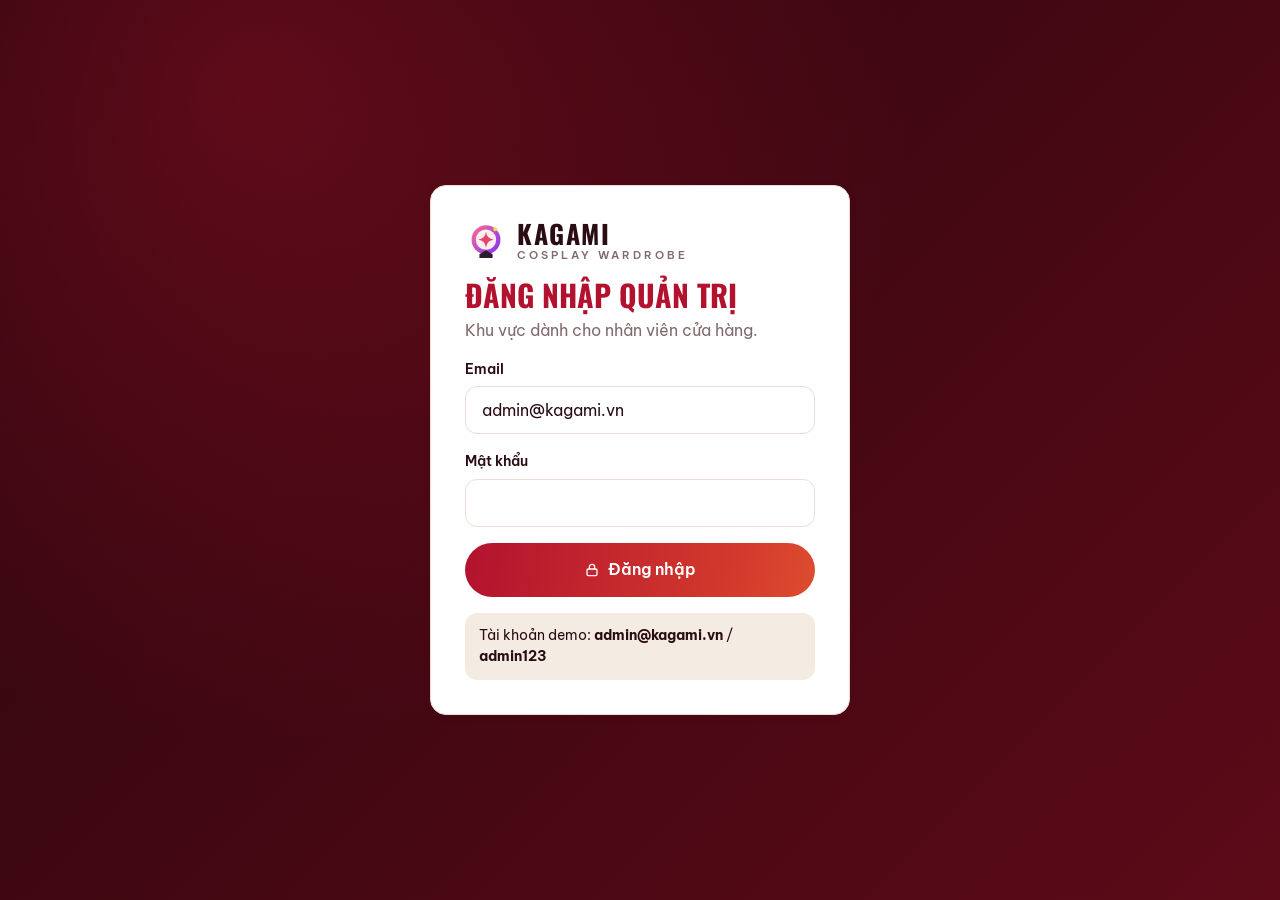
<file: admin.html>
<!DOCTYPE html>
<html lang="vi">
<head>
<meta charset="UTF-8">
<meta name="viewport" content="width=device-width, initial-scale=1">
<title>Quản trị – Kagami Cosplay</title>
<meta name="description" content="Trang quản trị cửa hàng Kagami Cosplay">
<meta name="theme-color" content="#2d1238">
<link rel="icon" type="image/svg+xml" href="Images/favicon.svg">
<link rel="preconnect" href="https://fonts.googleapis.com">
<link rel="preconnect" href="https://fonts.gstatic.com" crossorigin>
<link href="https://fonts.googleapis.com/css2?family=Be+Vietnam+Pro:wght@400;500;600;700&family=Oswald:wght@500;600;700&display=swap" rel="stylesheet">
<link rel="stylesheet" href="Styles/style.css">
<link rel="stylesheet" href="Styles/effects.css">
<link rel="stylesheet" href="Styles/admin.css">
<meta name="robots" content="noindex">
<script>
/* Chủ đề sáng/tối + màn nhung lần đầu + ảnh dự phòng (ảnh trong Images/photos chưa có thì lấy bản online) */
(function(d){try{var t=localStorage.getItem("kagami_theme");t=t?JSON.parse(t):(matchMedia("(prefers-color-scheme: dark)").matches?"dark":"light");d.documentElement.dataset.theme=t}catch(e){}
try{if(!sessionStorage.getItem("kagami_curtain")&&!matchMedia("(prefers-reduced-motion: reduce)").matches)d.documentElement.classList.add("show-curtain")}catch(e){}
d.addEventListener("error",function(e){var i=e.target;if(i.tagName!=="IMG")return;if(i.dataset.fb&&!i.dataset.tried){i.dataset.tried=1;i.src=i.dataset.fb}else i.classList.add("img-broken")},true)})(document);
</script>
</head>
<body class="admin-page">
<div class="curtain" aria-hidden="true"><div class="curtain-valance"></div><div class="curtain-logo"><div><img src="Images/logo.svg" alt=""><b>Kagami</b><small>Cosplay Wardrobe</small></div></div></div>
<a class="sr-only" href="#main">Bỏ qua điều hướng</a>
<div class="a-login" id="adminLogin" hidden>
  <form class="card" id="adminLoginForm" novalidate>
    <a href="index.html" class="logo"><img src="Images/logo.svg" alt="" width="42" height="42"><span class="logo-text">Kagami<small>Cosplay Wardrobe</small></span></a>
    <h1>Đăng nhập quản trị</h1><p class="muted" style="margin-top:0">Khu vực dành cho nhân viên cửa hàng.</p>
    <div class="field"><label for="aEmail">Email</label><input class="input" id="aEmail" type="email" autocomplete="username"></div>
    <div class="field"><label for="aPass">Mật khẩu</label><input class="input" id="aPass" type="password" autocomplete="current-password"></div>
    <p id="aErr" hidden style="color:var(--danger);margin:-6px 0 12px;font-size:14px">Sai email hoặc mật khẩu.</p>
    <button class="btn btn-primary btn-block btn-lg"><svg class="ico sm" aria-hidden="true"><use href="#i-lock"/></svg> Đăng nhập</button>
    <div class="demo-acc">Tài khoản demo: <b>admin@kagami.vn</b> / <b>admin123</b></div>
  </form>
</div>
<div class="a-app" id="adminApp" hidden>
  <aside class="a-side">
    <a href="index.html" class="logo"><img src="Images/logo.svg" alt="" width="38" height="38"><span class="logo-text">Kagami<small>Quản trị</small></span></a>
    <nav id="aNav" aria-label="Menu quản trị"></nav>
    <div class="a-foot"><a href="index.html" target="_blank"><svg class="ico " aria-hidden="true"><use href="#i-globe"/></svg> Xem website</a><button id="aLogout"><svg class="ico " aria-hidden="true"><use href="#i-logout"/></svg> Đăng xuất</button></div>
  </aside>
  <div class="a-body">
    <header class="a-top"><button class="icon-btn" id="aMenu" aria-label="Mở menu"><svg class="ico " aria-hidden="true"><use href="#i-menu"/></svg></button><h1 id="aTitle">Tổng quan</h1>
      <div class="who"><button class="icon-btn" data-theme-toggle aria-label="Đổi giao diện sáng/tối"><svg class="ico " aria-hidden="true"><use href="#i-moon"/></svg></button><span class="avatar">AD</span><span><b>Quản trị viên</b><br><small class="muted">admin@kagami.vn</small></span></div></header>
    <main id="aMain"></main>
  </div>
</div>
<script src="Scripts/data.js"></script>
<script src="Scripts/main.js"></script>
<script src="Scripts/admin.js"></script>
<script src="Scripts/effects.js"></script>
</body>
</html>
</file>
<file: Styles/style.css>
/* =========================================================
   KAGAMI COSPLAY – Stylesheet chính
   Bố cục: 1. Biến & reset  2. Thành phần dùng chung  3. Header/Footer
           4. Trang chủ  5. Cửa hàng  6. Chi tiết  7. Giỏ/Thanh toán
           8. Tài khoản & trang phụ  9. Responsive
   ========================================================= */

/* ---------- 1. Biến màu & reset ---------- */
:root {
  --bg: #fbf6f0;
  --bg-2: #f4ebe3;
  --surface: #ffffff;
  --ink: #2a0d12;
  --ink-2: #4d2a30;
  --muted: #806a6d;
  --line: #eddcd6;
  --brand: #b3122e;
  --brand-2: #e0532d;
  --brand-soft: #fbe4e4;
  --gold: #d99a2b;
  --plum: #5c0a18;
  --ok: #1f9d6b;
  --warn: #e98a15;
  --danger: #d6303d;
  --grad: linear-gradient(100deg, #b3122e 0%, #d23a2c 55%, #ef6a35 100%);
  --shadow-sm: 0 2px 8px rgba(70, 10, 20, .06);
  --shadow: 0 14px 36px rgba(70, 10, 20, .12);
  --shadow-lg: 0 26px 64px rgba(70, 10, 20, .22);
  --r: 16px;
  --r-sm: 12px;
  --container: 1240px;
  --head-h: 76px;
  --top-h: 40px;
  --font: "Be Vietnam Pro", "Segoe UI", system-ui, sans-serif;
  --display: "Oswald", "Arial Narrow", "Roboto Condensed", Impact, sans-serif;
  color-scheme: light;
}
:root[data-theme="dark"] {
  --bg: #150b0d;
  --bg-2: #1d1013;
  --surface: #251518;
  --ink: #f7ece9;
  --ink-2: #e2cfcb;
  --muted: #ad9592;
  --line: #3a2427;
  --brand: #e2344f;
  --brand-soft: #3d151b;
  --shadow-sm: 0 2px 8px rgba(0, 0, 0, .3);
  --shadow: 0 12px 34px rgba(0, 0, 0, .4);
  --shadow-lg: 0 24px 60px rgba(0, 0, 0, .55);
  color-scheme: dark;
}

*, *::before, *::after { box-sizing: border-box; }
html { scroll-behavior: smooth; -webkit-text-size-adjust: 100%; }
body {
  margin: 0; font-family: var(--font); font-size: 15.5px; line-height: 1.6;
  color: var(--ink); background: var(--bg);
  transition: background .3s, color .3s;
}
img, svg, video { display: block; max-width: 100%; }
a { color: inherit; text-decoration: none; }
button, input, select, textarea { font: inherit; color: inherit; }
button { cursor: pointer; border: 0; background: none; }
h1, h2, h3, h4 { line-height: 1.25; margin: 0 0 .5em; }
p { margin: 0 0 1em; }
ul { margin: 0; padding: 0; list-style: none; }
::selection { background: var(--brand); color: #fff; }
:focus-visible { outline: 3px solid color-mix(in srgb, var(--brand) 60%, transparent); outline-offset: 2px; border-radius: 6px; }

.container { width: min(100% - 32px, var(--container)); margin-inline: auto; }
.sr-only { position: absolute; width: 1px; height: 1px; overflow: hidden; clip: rect(0 0 0 0); white-space: nowrap; }
.muted { color: var(--muted); }
.center { text-align: center; }
.hidden { display: none !important; }
.ico { width: 20px; height: 20px; flex: none; stroke: currentColor; fill: none; stroke-width: 1.9; stroke-linecap: round; stroke-linejoin: round; }
.ico.sm { width: 16px; height: 16px; }
.ico.lg { width: 26px; height: 26px; }

/* ---------- 2. Thành phần dùng chung ---------- */
.btn {
  --h: 46px;
  display: inline-flex; align-items: center; justify-content: center; gap: 8px;
  height: var(--h); padding: 0 22px; border-radius: 999px;
  font-weight: 600; font-size: 15px; white-space: nowrap;
  background: var(--surface); color: var(--ink); border: 1.5px solid var(--line);
  transition: transform .15s, box-shadow .2s, background .2s, border-color .2s, color .2s;
}
.btn:hover { transform: translateY(-2px); box-shadow: var(--shadow-sm); border-color: var(--ink-2); }
.btn:active { transform: translateY(0); }
.btn-primary { background: var(--grad); color: #fff; border: 0; background-size: 140% 100%; }
.btn-primary:hover { background-position: 100% 0; box-shadow: 0 10px 26px rgba(192, 63, 214, .35); }
.btn-dark { background: var(--ink); color: var(--bg); border-color: var(--ink); }
.btn-ghost { background: transparent; }
.btn-sm { --h: 38px; padding: 0 16px; font-size: 14px; }
.btn-lg { --h: 54px; padding: 0 30px; font-size: 16px; }
.btn-block { width: 100%; }
.btn[disabled] { opacity: .5; pointer-events: none; }
.icon-btn {
  position: relative; display: inline-grid; place-items: center; width: 44px; height: 44px; border-radius: 50%;
  color: var(--ink); transition: background .2s, color .2s;
}
.icon-btn:hover { background: var(--bg-2); color: var(--brand); }
.badge-count {
  position: absolute; top: 3px; right: 1px; min-width: 19px; height: 19px; padding: 0 5px;
  border-radius: 999px; background: var(--brand); color: #fff; font-size: 11px; font-weight: 700;
  display: grid; place-items: center; border: 2px solid var(--surface);
}
.badge-count:empty, .badge-count[data-n="0"] { display: none; }

.chip {
  display: inline-flex; align-items: center; gap: 6px; padding: 6px 14px; border-radius: 999px;
  border: 1.5px solid var(--line); background: var(--surface); font-size: 14px; font-weight: 500;
  transition: all .2s;
}
.chip:hover, .chip.active { border-color: var(--brand); color: var(--brand); background: var(--brand-soft); }

.tag {
  display: inline-block; padding: 3px 10px; border-radius: 999px; font-size: 12px; font-weight: 700;
  letter-spacing: .3px; text-transform: uppercase; background: var(--ink); color: var(--bg);
}
.tag.new { background: #1f9d6b; color: #fff; }
.tag.hot { background: var(--brand); color: #fff; }
.tag.sale { background: var(--gold); color: #2b1d0a; }
.tag.rent-only { background: var(--brand-2); color: #fff; }

.stars { display: inline-flex; gap: 1px; color: #f5b301; font-size: 14px; letter-spacing: 1px; }
.stars .off { color: var(--line); }

.section { padding: 72px 0; }
.section.alt { background: var(--bg-2); }
.section-head { display: flex; align-items: end; justify-content: space-between; gap: 20px; margin-bottom: 32px; flex-wrap: wrap; }
.eyebrow {
  display: inline-flex; align-items: center; gap: 8px; color: var(--brand); font-weight: 700;
  font-size: 13px; letter-spacing: 2px; text-transform: uppercase; margin-bottom: 8px;
}
.eyebrow::before { content: ""; width: 22px; height: 2px; background: currentColor; border-radius: 2px; }
.title-xl { font-family: var(--display); font-size: clamp(30px, 4.2vw, 50px); font-weight: 700; letter-spacing: .3px; line-height: 1.08; text-transform: uppercase; margin: 0; color: var(--brand); text-wrap: balance; }
.title-xl em { font-style: normal; color: var(--ink); }
.lead { font-size: 17px; color: var(--muted); max-width: 640px; }

.breadcrumb { display: flex; flex-wrap: wrap; gap: 8px; font-size: 14px; color: var(--muted); padding: 22px 0 6px; }
.breadcrumb a:hover { color: var(--brand); }
.breadcrumb > span::before { content: "/"; margin-right: 8px; opacity: .5; }
.page-hero {
  position: relative; padding: 44px 0 46px; overflow: hidden;
  background: radial-gradient(circle at 85% 20%, color-mix(in srgb, var(--brand) 18%, transparent), transparent 45%),
              radial-gradient(circle at 10% 90%, color-mix(in srgb, var(--brand-2) 14%, transparent), transparent 45%), var(--bg-2);
  border-bottom: 1px solid var(--line);
}
.page-hero h1 { font-family: var(--display); font-size: clamp(32px, 4.4vw, 50px); margin: 6px 0 8px; }
.page-hero p { color: var(--muted); max-width: 640px; margin: 0; }

/* form */
.field { display: grid; gap: 6px; margin-bottom: 16px; }
.field label { font-size: 14px; font-weight: 600; }
.field label .req { color: var(--danger); }
.input, select.input, textarea.input {
  width: 100%; height: 48px; padding: 0 16px; border-radius: var(--r-sm);
  border: 1.5px solid var(--line); background: var(--surface); outline: none; transition: border-color .2s, box-shadow .2s;
}
textarea.input { height: auto; min-height: 110px; padding: 12px 16px; resize: vertical; }
.input:focus { border-color: var(--brand); box-shadow: 0 0 0 4px color-mix(in srgb, var(--brand) 15%, transparent); }
.field.error .input { border-color: var(--danger); }
.field .err-msg { display: none; color: var(--danger); font-size: 13px; }
.field.error .err-msg { display: block; }
.form-row { display: grid; grid-template-columns: 1fr 1fr; gap: 0 16px; }
.check { display: flex; align-items: center; gap: 10px; cursor: pointer; font-size: 14.5px; padding: 4px 0; }
.check input { width: 18px; height: 18px; accent-color: var(--brand); }

.card { background: var(--surface); border: 1px solid var(--line); border-radius: var(--r); box-shadow: var(--shadow-sm); }
.card-pad { padding: 26px; }

/* product card */
.grid-products { display: grid; grid-template-columns: repeat(4, 1fr); gap: 22px; }
.p-card {
  position: relative; display: flex; flex-direction: column; background: var(--surface); border-radius: var(--r);
  border: 1px solid var(--line); overflow: hidden; transition: transform .25s, box-shadow .25s;
}
.p-card:hover { transform: translateY(-6px); box-shadow: var(--shadow); }
.p-media { position: relative; aspect-ratio: 4 / 5; overflow: hidden; background: var(--bg-2); }
.p-media img { width: 100%; height: 100%; object-fit: cover; transition: opacity .4s, transform .6s; }
.p-media img.alt { position: absolute; inset: 0; opacity: 0; }
.p-card:hover .p-media img.alt { opacity: 1; }
.p-card:hover .p-media img { transform: scale(1.04); }
.p-badges { position: absolute; top: 12px; left: 12px; display: flex; flex-direction: column; gap: 6px; align-items: flex-start; z-index: 2; }
.p-fav {
  position: absolute; top: 10px; right: 10px; z-index: 2; width: 38px; height: 38px; border-radius: 50%;
  background: color-mix(in srgb, var(--surface) 90%, transparent); display: grid; place-items: center; box-shadow: var(--shadow-sm);
  color: var(--ink-2); transition: transform .2s, color .2s;
}
.p-fav:hover { transform: scale(1.1); color: var(--brand); }
.p-fav.on { color: var(--brand); }
.p-fav.on .ico { fill: currentColor; }
.p-actions {
  position: absolute; left: 12px; right: 12px; bottom: 12px; display: flex; gap: 8px; z-index: 2;
  opacity: 0; transform: translateY(12px); transition: all .25s;
}
.p-card:hover .p-actions, .p-card:focus-within .p-actions { opacity: 1; transform: none; }
.p-actions .btn { flex: 1; --h: 40px; padding: 0 10px; font-size: 13.5px; background: var(--surface); border: 0; box-shadow: var(--shadow-sm); }
.p-actions .btn-primary { background: var(--grad); }
.p-body { padding: 14px 16px 18px; display: flex; flex-direction: column; gap: 6px; flex: 1; }
.p-cat { font-size: 12px; color: var(--muted); text-transform: uppercase; letter-spacing: 1px; font-weight: 600; }
.p-name { font-size: 16px; font-weight: 600; line-height: 1.35; margin: 0; }
.p-name a:hover { color: var(--brand); }
.p-meta { display: flex; align-items: center; gap: 8px; font-size: 13px; color: var(--muted); }
.p-price { display: flex; flex-wrap: wrap; align-items: baseline; gap: 4px 10px; margin-top: auto; padding-top: 6px; }
.price-rent { font-weight: 700; color: var(--brand); font-size: 16.5px; }
.price-rent small { font-weight: 500; color: var(--muted); font-size: 12.5px; }
.price-buy { font-size: 13.5px; color: var(--ink-2); }
.price-old { text-decoration: line-through; color: var(--muted); font-size: 12.5px; }

/* toast */
.toast-wrap { position: fixed; top: calc(var(--head-h) + 14px); right: 16px; z-index: 9999; display: grid; gap: 10px; pointer-events: none; }
.toast {
  pointer-events: auto; display: flex; align-items: center; gap: 12px; min-width: 280px; max-width: 360px;
  padding: 12px 16px; border-radius: 14px; background: var(--ink); color: var(--bg); box-shadow: var(--shadow-lg);
  animation: toastIn .35s cubic-bezier(.2, .9, .3, 1.3);
}
.toast img { width: 44px; height: 54px; object-fit: cover; border-radius: 8px; }
.toast.ok .ico { color: #6ee7b7; }
.toast.err .ico { color: #ff9aa5; }
.toast.out { animation: toastOut .3s forwards; }
@keyframes toastIn { from { opacity: 0; transform: translateX(40px) scale(.95); } }
@keyframes toastOut { to { opacity: 0; transform: translateX(40px); } }

/* modal */
.modal { position: fixed; inset: 0; z-index: 1000; display: none; place-items: center; padding: 16px; }
.modal.open { display: grid; }
.modal-backdrop { position: absolute; inset: 0; background: rgba(20, 8, 26, .55); backdrop-filter: blur(4px); animation: fade .25s; }
.modal-box {
  position: relative; width: min(980px, 100%); max-height: calc(100vh - 32px); overflow: auto;
  background: var(--surface); border-radius: 24px; box-shadow: var(--shadow-lg); animation: pop .3s cubic-bezier(.2, .9, .3, 1.2);
}
.modal-box.sm { width: min(560px, 100%); }
.modal-close { position: absolute; top: 12px; right: 12px; z-index: 3; background: var(--bg-2); }
@keyframes fade { from { opacity: 0; } }
@keyframes pop { from { opacity: 0; transform: translateY(20px) scale(.97); } }
.qv { display: grid; grid-template-columns: 1fr 1fr; }
.qv-media { background: var(--bg-2); }
.qv-media img { width: 100%; height: 100%; object-fit: cover; }
.qv-info { padding: 34px 30px; display: flex; flex-direction: column; gap: 12px; }

/* drawer (giỏ hàng mini & menu mobile) */
.drawer { position: fixed; inset: 0; z-index: 900; visibility: hidden; }
.drawer.open { visibility: visible; }
.drawer-backdrop { position: absolute; inset: 0; background: rgba(20, 8, 26, .5); opacity: 0; transition: opacity .3s; }
.drawer.open .drawer-backdrop { opacity: 1; }
.drawer-panel {
  position: absolute; top: 0; bottom: 0; right: 0; width: min(420px, 92vw); background: var(--surface);
  display: flex; flex-direction: column; transform: translateX(100%); transition: transform .35s cubic-bezier(.3, .8, .3, 1);
  box-shadow: var(--shadow-lg);
}
.drawer.left .drawer-panel { right: auto; left: 0; transform: translateX(-100%); }
.drawer.open .drawer-panel { transform: none; }
.drawer-head { display: flex; align-items: center; justify-content: space-between; padding: 18px 20px; border-bottom: 1px solid var(--line); }
.drawer-head h3 { margin: 0; font-size: 19px; }
.drawer-body { flex: 1; overflow: auto; padding: 8px 20px; }
.drawer-foot { padding: 18px 20px; border-top: 1px solid var(--line); display: grid; gap: 10px; }
.mini-item { display: grid; grid-template-columns: 64px 1fr auto; gap: 12px; padding: 14px 0; border-bottom: 1px dashed var(--line); align-items: center; }
.mini-item img { width: 64px; height: 80px; object-fit: cover; border-radius: 10px; }
.mini-item h4 { font-size: 14.5px; margin: 0 0 2px; }
.mini-item .muted { font-size: 13px; }
.empty { text-align: center; padding: 50px 10px; color: var(--muted); }
.empty .ico { width: 56px; height: 56px; margin: 0 auto 12px; color: var(--brand); opacity: .6; }

.qty { display: inline-flex; align-items: center; border: 1.5px solid var(--line); border-radius: 999px; overflow: hidden; height: 42px; background: var(--surface); }
.qty button { width: 38px; height: 100%; font-size: 18px; }
.qty button:hover { background: var(--bg-2); color: var(--brand); }
.qty input { width: 42px; text-align: center; border: 0; background: transparent; outline: none; font-weight: 600; -moz-appearance: textfield; appearance: textfield; }
.qty input::-webkit-outer-spin-button, .qty input::-webkit-inner-spin-button { -webkit-appearance: none; }
.qty.sm { height: 34px; }
.qty.sm button { width: 30px; }
.qty.sm input { width: 32px; }

/* ---------- 3. Header ---------- */
.topbar { background: var(--plum); color: #f3e3ee; font-size: 13.5px; }
.topbar .container { display: flex; align-items: center; justify-content: space-between; gap: 16px; height: 40px; }
.topbar a:hover { color: #ffd34d; }
.topbar-left, .topbar-right { display: flex; align-items: center; gap: 18px; }
.topbar-left span, .topbar-right a { display: inline-flex; align-items: center; gap: 6px; }
.topbar .marquee { flex: 1; overflow: hidden; white-space: nowrap; mask-image: linear-gradient(90deg, transparent, #000 10%, #000 90%, transparent); }
.topbar .marquee div { display: inline-block; padding-left: 100%; animation: marquee 26s linear infinite; }
.topbar .marquee b { color: #ffd34d; }
@keyframes marquee { to { transform: translateX(-100%); } }

.header {
  position: sticky; top: 0; z-index: 800; height: var(--head-h);
  background: color-mix(in srgb, var(--surface) 86%, transparent); backdrop-filter: saturate(1.6) blur(14px);
  border-bottom: 1px solid var(--line); transition: box-shadow .3s;
}
.header.scrolled { box-shadow: var(--shadow-sm); }
.header .container { display: flex; align-items: center; gap: 24px; height: 100%; }
.logo { display: flex; align-items: center; gap: 10px; flex: none; }
.logo img { width: 42px; height: 42px; }
.logo-text { font-family: var(--display); font-size: 25px; font-weight: 700; text-transform: uppercase; letter-spacing: 1.5px; line-height: 1; }
.logo-text small { display: block; font-family: var(--font); font-style: normal; font-size: 10.5px; font-weight: 600; letter-spacing: 2.6px; color: var(--muted); text-transform: uppercase; margin-top: 3px; }
.nav { display: flex; align-items: center; gap: 4px; margin-left: 8px; }
.nav > li { position: relative; }
.nav > li > a {
  white-space: nowrap; display: inline-flex; align-items: center; gap: 4px; padding: 10px 14px; border-radius: 999px; font-weight: 600; font-size: 15px;
  transition: color .2s, background .2s;
}
.nav > li > a:hover, .nav > li > a.active { color: var(--brand); background: var(--brand-soft); }
.mega {
  position: absolute; top: calc(100% + 12px); left: -20px; width: 640px; padding: 22px;
  display: grid; grid-template-columns: repeat(2, 1fr) 200px; gap: 6px 18px;
  background: var(--surface); border: 1px solid var(--line); border-radius: 20px; box-shadow: var(--shadow-lg);
  opacity: 0; visibility: hidden; transform: translateY(10px); transition: all .25s;
}
.mega::before { content: ""; position: absolute; left: 0; right: 0; top: -14px; height: 14px; }
.nav > li:hover .mega, .nav > li:focus-within .mega { opacity: 1; visibility: visible; transform: none; }
.mega a.m-link { display: flex; gap: 12px; align-items: center; padding: 8px 10px; border-radius: 12px; }
.mega a.m-link:hover { background: var(--bg-2); }
.mega a.m-link img { width: 42px; height: 52px; object-fit: cover; border-radius: 8px; }
.mega a.m-link b { display: block; font-size: 14.5px; }
.mega a.m-link small { color: var(--muted); font-size: 12.5px; }
.mega-promo { grid-row: span 4; border-radius: 16px; overflow: hidden; position: relative; color: #fff; display: flex; align-items: end; padding: 16px; min-height: 260px; }
.mega-promo img { position: absolute; inset: 0; width: 100%; height: 100%; object-fit: cover; }
.mega-promo div { position: relative; }
.mega-promo b { font-family: var(--display); font-size: 20px; text-transform: uppercase; display: block; }

.head-actions { display: flex; align-items: center; gap: 2px; margin-left: auto; }
.search { position: relative; width: 270px; }
.search input {
  width: 100%; height: 44px; border-radius: 999px; border: 1.5px solid var(--line); background: var(--bg);
  padding: 0 44px 0 18px; outline: none; transition: all .2s;
}
.search input:focus { border-color: var(--brand); background: var(--surface); box-shadow: 0 0 0 4px color-mix(in srgb, var(--brand) 14%, transparent); }
.search button { position: absolute; right: 4px; top: 4px; width: 36px; height: 36px; border-radius: 50%; display: grid; place-items: center; color: var(--muted); }
.search button:hover { color: var(--brand); }
.suggest {
  position: absolute; top: calc(100% + 8px); left: 0; right: 0; min-width: 320px; background: var(--surface); border: 1px solid var(--line);
  border-radius: 16px; box-shadow: var(--shadow-lg); padding: 8px; display: none; z-index: 50;
}
.suggest.open { display: block; }
.suggest a { display: grid; grid-template-columns: 40px 1fr auto; gap: 10px; align-items: center; padding: 8px; border-radius: 10px; font-size: 14px; }
.suggest a:hover, .suggest a.hl { background: var(--bg-2); }
.suggest img { width: 40px; height: 50px; object-fit: cover; border-radius: 6px; }
.suggest mark { background: none; color: var(--brand); font-weight: 700; }
.suggest .s-all { display: block; text-align: center; color: var(--brand); font-weight: 600; padding: 10px; }
.menu-toggle { display: none; }
.mobile-search { display: none; }
.m-nav a { display: flex; align-items: center; justify-content: space-between; padding: 14px 4px; border-bottom: 1px solid var(--line); font-weight: 600; }
.m-nav .sub a { padding-left: 18px; font-weight: 500; color: var(--ink-2); font-size: 14.5px; }

/* ---------- Footer ---------- */
.newsletter {
  position: relative; overflow: hidden; border-radius: 28px; padding: 48px; color: #fff;
  background: radial-gradient(circle at 90% 10%, rgba(255, 211, 77, .35), transparent 35%), var(--grad);
  display: grid; grid-template-columns: 1.1fr 1fr; gap: 30px; align-items: center;
}
.newsletter h2 { font-family: var(--display); font-size: clamp(26px, 3vw, 36px); margin: 0 0 6px; }
.newsletter p { margin: 0; opacity: .9; }
.newsletter form { display: flex; gap: 10px; background: rgba(255, 255, 255, .18); padding: 6px; border-radius: 999px; backdrop-filter: blur(4px); }
.newsletter input { flex: 1; min-width: 0; border: 0; background: transparent; padding: 0 18px; color: #fff; outline: none; }
.newsletter input::placeholder { color: rgba(255, 255, 255, .8); }
.newsletter .btn { background: #fff; color: var(--plum); border: 0; }
.footer { background: var(--plum); color: #e6d6e3; margin-top: 80px; padding-top: 64px; font-size: 14.5px; }
.footer a:hover { color: #ffd34d; }
.footer-grid { display: grid; grid-template-columns: 1.4fr 1fr 1fr 1.2fr; gap: 40px; padding-bottom: 44px; }
.footer h4 { color: #fff; font-size: 16px; margin-bottom: 16px; }
.footer li { margin-bottom: 10px; }
.footer .logo-text small { color: #b9a3bd; }
.footer .contact-line { display: flex; gap: 10px; margin-bottom: 10px; }
.footer .contact-line .ico { margin-top: 3px; color: #ff9ab4; }
.socials { display: flex; gap: 10px; margin-top: 18px; }
.socials a { width: 40px; height: 40px; border-radius: 50%; display: grid; place-items: center; background: rgba(255, 255, 255, .08); transition: all .2s; }
.socials a:hover { background: var(--brand); color: #fff; transform: translateY(-3px); }
.pay-list { display: flex; gap: 8px; flex-wrap: wrap; margin-top: 14px; }
.pay-list span { padding: 6px 10px; border-radius: 8px; background: rgba(255, 255, 255, .08); font-size: 12.5px; font-weight: 600; }
.footer-bottom { border-top: 1px solid rgba(255, 255, 255, .1); padding: 20px 0; display: flex; justify-content: space-between; gap: 16px; flex-wrap: wrap; font-size: 13.5px; color: #b9a3bd; }

/* nút nổi */
.floaters { position: fixed; right: 18px; bottom: 18px; z-index: 700; display: grid; gap: 10px; }
.fab {
  width: 52px; height: 52px; border-radius: 50%; display: grid; place-items: center; background: var(--surface); color: var(--ink);
  box-shadow: var(--shadow); border: 1px solid var(--line); transition: transform .2s, background .2s;
}
.fab:hover { transform: translateY(-3px) scale(1.04); }
.fab.chat { background: var(--grad); color: #fff; border: 0; }
.fab.music.playing { color: var(--brand); }
.fab.music.playing .ico { animation: spin 3s linear infinite; }
#toTop { opacity: 0; pointer-events: none; transition: opacity .3s, transform .2s; }
#toTop.show { opacity: 1; pointer-events: auto; }
@keyframes spin { to { transform: rotate(360deg); } }
.chatbox {
  position: fixed; right: 18px; bottom: 84px; z-index: 750; width: min(360px, calc(100vw - 36px)); height: 480px; max-height: calc(100vh - 120px);
  background: var(--surface); border: 1px solid var(--line); border-radius: 22px; box-shadow: var(--shadow-lg);
  display: none; flex-direction: column; overflow: hidden; animation: pop .3s;
}
.chatbox.open { display: flex; }
.chat-head { background: var(--grad); color: #fff; padding: 16px 18px; display: flex; align-items: center; gap: 12px; }
.chat-head img { width: 40px; height: 40px; background: #fff; border-radius: 50%; padding: 4px; }
.chat-head b { display: block; }
.chat-head small { opacity: .9; }
.chat-head .icon-btn { color: #fff; margin-left: auto; }
.chat-body { flex: 1; overflow: auto; padding: 16px; display: flex; flex-direction: column; gap: 10px; background: var(--bg); }
.msg { max-width: 82%; padding: 10px 14px; border-radius: 16px; font-size: 14px; line-height: 1.45; animation: fade .3s; }
.msg.bot { background: var(--surface); border: 1px solid var(--line); border-bottom-left-radius: 4px; }
.msg.me { align-self: flex-end; background: var(--brand); color: #fff; border-bottom-right-radius: 4px; }
.chat-quick { display: flex; flex-wrap: wrap; gap: 6px; padding: 10px 12px 0; }
.chat-quick button { font-size: 12.5px; padding: 5px 10px; border-radius: 999px; border: 1px solid var(--line); background: var(--surface); }
.chat-quick button:hover { border-color: var(--brand); color: var(--brand); }
.chat-form { display: flex; gap: 8px; padding: 12px; }
.chat-form input { flex: 1; height: 42px; border-radius: 999px; border: 1.5px solid var(--line); padding: 0 16px; background: var(--bg); outline: none; }

/* ---------- 4. Trang chủ ---------- */
.hero { position: relative; overflow: hidden; background: #1a0b22; color: #fff; }
.hero-bg { position: absolute; inset: 0 0 0 34%; }
.hero-bg img { width: 100%; height: 100%; object-fit: cover; object-position: 70% 50%; }
.hero-bg::after { content: ""; position: absolute; inset: 0; background: linear-gradient(90deg, #1a0b22 0%, rgba(26, 11, 34, .75) 22%, rgba(26, 11, 34, 0) 55%), linear-gradient(0deg, rgba(26,11,34,.6), transparent 30%); }
.hero .container { position: relative; display: grid; grid-template-columns: 1.05fr 1fr; align-items: center; min-height: 600px; padding: 60px 0; }
.hero-copy .eyebrow { color: #ffb3c6; }
.hero h1 { font-family: var(--display); font-size: clamp(40px, 5.6vw, 72px); font-weight: 600; letter-spacing: -1.5px; line-height: 1.05; margin: 0 0 18px; }
.hero h1 em { text-transform: uppercase; background: linear-gradient(90deg, #ffb3c6, #ffd34d); -webkit-background-clip: text; background-clip: text; color: transparent; }
.hero p.lead { color: #e9d9ec; font-size: 18px; max-width: 520px; }
.hero-cta { display: flex; gap: 12px; flex-wrap: wrap; margin: 28px 0 36px; }
.hero .btn-ghost { color: #fff; border-color: rgba(255, 255, 255, .4); }
.hero .btn-ghost:hover { background: rgba(255, 255, 255, .1); border-color: #fff; }
.hero-stats { display: flex; gap: 34px; flex-wrap: wrap; }
.hero-stats b { display: block; font-family: var(--display); font-size: 34px; line-height: 1; }
.hero-stats span { font-size: 13.5px; color: #d6c3d9; }
.hero-float {
  position: absolute; right: 4%; bottom: 40px; display: flex; align-items: center; gap: 12px; padding: 12px 16px 12px 12px;
  background: rgba(255, 255, 255, .12); border: 1px solid rgba(255, 255, 255, .2); backdrop-filter: blur(12px); border-radius: 18px;
  animation: floaty 4s ease-in-out infinite;
}
.hero-float img { width: 48px; height: 60px; object-fit: cover; border-radius: 10px; }
.hero-float b { display: block; font-size: 14px; }
.hero-float small { color: #ffd34d; font-weight: 600; }
@keyframes floaty { 50% { transform: translateY(-10px); } }

.marquee-cats { background: var(--ink); color: var(--bg); overflow: hidden; padding: 16px 0; }
.marquee-cats .track { display: flex; gap: 40px; width: max-content; animation: marqueeX 34s linear infinite; }
.marquee-cats span { font-family: var(--display); text-transform: uppercase; font-size: 22px; display: inline-flex; align-items: center; gap: 40px; white-space: nowrap; }
.marquee-cats span::after { content: "✦"; color: var(--brand); font-style: normal; font-size: 16px; }
@keyframes marqueeX { to { transform: translateX(-50%); } }

.cat-grid { display: grid; grid-template-columns: repeat(4, 1fr); gap: 18px; }
.cat-tile {
  position: relative; border-radius: 22px; overflow: hidden; aspect-ratio: 4 / 4.4; background: var(--bg-2);
  display: flex; align-items: end; isolation: isolate;
}
.cat-tile img { position: absolute; inset: 0; width: 100%; height: 100%; object-fit: cover; transition: transform .6s; z-index: -1; }
.cat-tile::after { content: ""; position: absolute; inset: 0; background: linear-gradient(transparent 45%, rgba(26, 11, 34, .82)); z-index: -1; }
.cat-tile:hover img { transform: scale(1.07); }
.cat-tile div { padding: 18px; color: #fff; width: 100%; }
.cat-tile b { font-size: 18px; display: block; }
.cat-tile small { opacity: .85; }
.cat-tile .arrow { position: absolute; top: 14px; right: 14px; width: 40px; height: 40px; border-radius: 50%; background: #fff; color: var(--plum); display: grid; place-items: center; transform: rotate(-45deg); transition: transform .3s; }
.cat-tile:hover .arrow { transform: none; }

.flash { border-radius: 28px; padding: 32px; background: linear-gradient(135deg, #2d1238, #5a1d4f 60%, #8b2156); color: #fff; position: relative; overflow: hidden; }
.flash::before { content: ""; position: absolute; width: 380px; height: 380px; right: -100px; top: -160px; border-radius: 50%; background: radial-gradient(circle, rgba(255, 211, 77, .35), transparent 70%); }
.flash-head { position: relative; display: flex; align-items: center; justify-content: space-between; gap: 18px; flex-wrap: wrap; margin-bottom: 24px; }
.flash-head h2 { font-family: var(--display); text-transform: uppercase; font-size: 34px; margin: 0; display: flex; align-items: center; gap: 12px; }
.countdown { display: flex; gap: 8px; align-items: center; }
.countdown div { min-width: 58px; text-align: center; padding: 8px 6px; border-radius: 12px; background: rgba(255, 255, 255, .12); border: 1px solid rgba(255, 255, 255, .2); }
.countdown b { display: block; font-size: 24px; line-height: 1.1; font-variant-numeric: tabular-nums; }
.countdown small { font-size: 11px; opacity: .8; text-transform: uppercase; letter-spacing: 1px; }
.flash .grid-products { position: relative; }
.flash .p-card { border: 0; color: var(--ink); }
.sold-bar { height: 8px; border-radius: 99px; background: var(--bg-2); overflow: hidden; margin-top: 6px; }
.sold-bar i { display: block; height: 100%; background: var(--grad); border-radius: 99px; }
.sold-text { font-size: 12px; color: var(--muted); }

.tabs-inline { display: flex; gap: 8px; flex-wrap: wrap; }

.steps { display: grid; grid-template-columns: repeat(4, 1fr); gap: 20px; counter-reset: st; }
.step { position: relative; padding: 28px 22px; border-radius: 22px; background: var(--surface); border: 1px solid var(--line); }
.step::before {
  counter-increment: st; content: "0" counter(st); position: absolute; top: 18px; right: 20px; font-family: var(--display); font-style: italic;
  font-size: 46px; font-weight: 700; color: var(--line); line-height: 1;
}
.step .ico-wrap { width: 54px; height: 54px; border-radius: 16px; display: grid; place-items: center; background: var(--brand-soft); color: var(--brand); margin-bottom: 16px; }
.step h3 { font-size: 18px; }
.step p { color: var(--muted); font-size: 14.5px; margin: 0; }

.services { display: grid; grid-template-columns: repeat(3, 1fr); gap: 22px; }
.svc { border-radius: 24px; overflow: hidden; background: var(--surface); border: 1px solid var(--line); transition: transform .25s, box-shadow .25s; display: flex; flex-direction: column; }
.svc:hover { transform: translateY(-6px); box-shadow: var(--shadow); }
.svc img { aspect-ratio: 4 / 3; width: 100%; object-fit: cover; }
.svc-body { padding: 22px; display: flex; flex-direction: column; gap: 8px; flex: 1; }
.svc-body h3 { margin: 0; font-size: 20px; }
.svc-body p { color: var(--muted); margin: 0; font-size: 14.5px; }
.svc-price { font-weight: 700; color: var(--brand); }
.svc ul { display: grid; gap: 6px; font-size: 14px; margin: 6px 0 10px; }
.svc li { display: flex; gap: 8px; align-items: flex-start; }
.svc li .ico { color: var(--ok); margin-top: 3px; }
.svc .btn { margin-top: auto; align-self: flex-start; }

.video-sec { display: grid; grid-template-columns: 1.3fr 1fr; gap: 40px; align-items: center; }
.video-frame { position: relative; border-radius: 26px; overflow: hidden; box-shadow: var(--shadow-lg); background: #000; aspect-ratio: 16 / 9; }
.video-frame video { width: 100%; height: 100%; object-fit: cover; }
.video-frame .play {
  position: absolute; inset: 0; display: grid; place-items: center; background: rgba(20, 8, 26, .25); transition: background .3s;
}
.video-frame .play span { width: 84px; height: 84px; border-radius: 50%; background: #fff; color: var(--brand); display: grid; place-items: center; box-shadow: 0 0 0 14px rgba(255, 255, 255, .25); transition: transform .3s; }
.video-frame .play:hover span { transform: scale(1.08); }
.video-frame.playing .play { display: none; }

.features { display: grid; grid-template-columns: repeat(4, 1fr); gap: 20px; }
.feature { display: flex; gap: 14px; align-items: flex-start; }
.feature .ico-wrap { flex: none; width: 52px; height: 52px; border-radius: 50%; display: grid; place-items: center; background: var(--surface); border: 1px solid var(--line); color: var(--brand); box-shadow: var(--shadow-sm); }
.feature h4 { margin: 2px 0 4px; font-size: 16px; }
.feature p { color: var(--muted); font-size: 14px; margin: 0; }

.testi-wrap { position: relative; }
.testi-track { display: flex; gap: 22px; overflow-x: auto; scroll-snap-type: x mandatory; scrollbar-width: none; padding: 6px 2px 16px; }
.testi-track::-webkit-scrollbar { display: none; }
.testi { margin: 0; flex: 0 0 calc((100% - 44px) / 3); scroll-snap-align: start; padding: 28px; border-radius: 24px; background: var(--surface); border: 1px solid var(--line); position: relative; }
.testi::before { content: "“"; position: absolute; top: 4px; right: 22px; font-family: var(--display); font-size: 100px; line-height: 1; color: var(--brand-soft); }
.testi p { font-size: 15.5px; margin: 12px 0 18px; position: relative; }
.who { display: flex; align-items: center; gap: 12px; }
.avatar { width: 46px; height: 46px; border-radius: 50%; display: grid; place-items: center; font-weight: 700; color: #fff; background: var(--grad); flex: none; }
.who b { display: block; }
.who small { color: var(--muted); }
.slider-nav { display: flex; gap: 8px; }
.slider-nav button { width: 46px; height: 46px; border-radius: 50%; border: 1.5px solid var(--line); background: var(--surface); display: grid; place-items: center; }
.slider-nav button:hover { border-color: var(--brand); color: var(--brand); }

.lookbook { display: grid; grid-template-columns: repeat(6, 1fr); grid-auto-rows: 180px; gap: 12px; }
.lookbook a { position: relative; border-radius: 18px; overflow: hidden; }
.lookbook a:nth-child(1) { grid-column: span 2; grid-row: span 2; }
.lookbook a:nth-child(4) { grid-row: span 2; }
.lookbook img { width: 100%; height: 100%; object-fit: cover; transition: transform .5s; }
.lookbook a:hover img { transform: scale(1.06); }
.lookbook a::after { content: "@kagami.cosplay"; position: absolute; inset: auto 0 0 0; padding: 10px 14px; color: #fff; font-size: 13px; font-weight: 600; background: linear-gradient(transparent, rgba(0, 0, 0, .55)); opacity: 0; transition: opacity .3s; }
.lookbook a:hover::after { opacity: 1; }

.blog-grid { display: grid; grid-template-columns: repeat(3, 1fr); gap: 22px; }
.post { border-radius: 22px; overflow: hidden; background: var(--surface); border: 1px solid var(--line); display: flex; flex-direction: column; transition: transform .25s, box-shadow .25s; }
.post:hover { transform: translateY(-5px); box-shadow: var(--shadow); }
.post img { aspect-ratio: 16 / 10; width: 100%; object-fit: cover; }
.post-body { padding: 20px 22px 24px; display: flex; flex-direction: column; gap: 8px; flex: 1; }
.post-meta { display: flex; gap: 10px; align-items: center; font-size: 13px; color: var(--muted); }
.post h3 { font-size: 19px; margin: 0; line-height: 1.35; }
.post h3 a:hover { color: var(--brand); }
.post p { color: var(--muted); font-size: 14.5px; margin: 0; }
.read-more { margin-top: auto; padding-top: 8px; color: var(--brand); font-weight: 600; display: inline-flex; align-items: center; gap: 6px; }

.promo-row { display: grid; grid-template-columns: repeat(3, 1fr); gap: 20px; }
.promo { position: relative; min-height: 220px; border-radius: 24px; overflow: hidden; color: #fff; padding: 26px; display: flex; flex-direction: column; justify-content: center; isolation: isolate; }
.promo img { position: absolute; inset: 0; width: 100%; height: 100%; object-fit: cover; object-position: 80% 50%; z-index: -1; transition: transform .6s; }
.promo:hover img { transform: scale(1.05); }
.promo small { font-weight: 700; letter-spacing: 2px; text-transform: uppercase; font-size: 12px; opacity: .9; }
.promo h3 { font-family: var(--display); text-transform: uppercase; font-size: 28px; margin: 6px 0 12px; max-width: 60%; line-height: 1.15; }
.promo .btn { align-self: flex-start; background: #fff; color: var(--plum); border: 0; }

/* ---------- 5. Cửa hàng ---------- */
.shop { display: grid; grid-template-columns: 270px 1fr; gap: 32px; padding: 30px 0 20px; align-items: start; }
.filters { position: sticky; top: calc(var(--head-h) + 16px); display: grid; gap: 14px; max-height: calc(100vh - var(--head-h) - 32px); overflow: auto; padding-right: 4px; scrollbar-width: thin; }
.f-group { padding: 18px; border-radius: 18px; background: var(--surface); border: 1px solid var(--line); }
.f-group h4 { font-size: 15px; margin: 0 0 12px; display: flex; justify-content: space-between; }
.f-group .count { color: var(--muted); font-size: 13px; margin-left: auto; }
.f-list { display: grid; gap: 2px; }
.f-list .check { justify-content: flex-start; }
.size-pills { display: flex; flex-wrap: wrap; gap: 6px; }
.size-pills button, .size-opt {
  min-width: 44px; height: 38px; padding: 0 12px; border-radius: 10px; border: 1.5px solid var(--line); background: var(--surface); font-weight: 600; font-size: 13.5px; transition: all .2s;
}
.size-pills button.active, .size-opt.active { background: var(--ink); color: var(--bg); border-color: var(--ink); }
.size-pills button:hover, .size-opt:hover { border-color: var(--ink); }
.range-row { display: flex; gap: 8px; align-items: center; }
.range-row input { height: 40px; font-size: 14px; padding: 0 10px; }
input[type=range] { width: 100%; accent-color: var(--brand); }
.seg { display: grid; grid-template-columns: repeat(3, 1fr); padding: 4px; border-radius: 12px; background: var(--bg-2); gap: 4px; }
.seg button { height: 34px; border-radius: 9px; font-size: 13.5px; font-weight: 600; color: var(--muted); }
.seg button.active { background: var(--surface); color: var(--ink); box-shadow: var(--shadow-sm); }
.toolbar { display: flex; align-items: center; justify-content: space-between; gap: 14px; flex-wrap: wrap; margin-bottom: 20px; }
.toolbar .result { color: var(--muted); }
.toolbar .result b { color: var(--ink); }
.toolbar-right { display: flex; gap: 10px; align-items: center; }
.toolbar select { height: 42px; border-radius: 999px; padding: 0 16px; border: 1.5px solid var(--line); background: var(--surface); }
.view-toggle { display: flex; border: 1.5px solid var(--line); border-radius: 999px; overflow: hidden; }
.view-toggle button { width: 42px; height: 39px; display: grid; place-items: center; color: var(--muted); }
.view-toggle button.active { background: var(--ink); color: var(--bg); }
.active-filters { display: flex; flex-wrap: wrap; gap: 8px; margin-bottom: 16px; }
.active-filters .chip { cursor: pointer; font-size: 13px; padding: 4px 12px; }
.grid-products.cols-3 { grid-template-columns: repeat(3, 1fr); }
.grid-products.list { grid-template-columns: 1fr; }
.grid-products.list .p-card { flex-direction: row; }
.grid-products.list .p-media { width: 220px; flex: none; }
.grid-products.list .p-body { padding: 22px 26px; }
.grid-products.list .p-desc { display: block; }
.p-desc { display: none; color: var(--muted); font-size: 14.5px; margin: 4px 0; }
.pager { display: flex; justify-content: center; gap: 8px; margin-top: 40px; }
.pager button { min-width: 44px; height: 44px; border-radius: 12px; border: 1.5px solid var(--line); background: var(--surface); font-weight: 600; }
.pager button.active { background: var(--ink); color: var(--bg); border-color: var(--ink); }
.pager button:hover:not(.active):not([disabled]) { border-color: var(--brand); color: var(--brand); }
.pager button[disabled] { opacity: .4; }
.filter-open-btn { display: none; }

/* ---------- 6. Chi tiết sản phẩm ---------- */
.pd { display: grid; grid-template-columns: 1.05fr 1fr; gap: 48px; padding: 20px 0 40px; align-items: start; }
.gallery { position: sticky; top: calc(var(--head-h) + 16px); display: grid; grid-template-columns: 84px 1fr; gap: 14px; }
.thumbs { display: grid; gap: 10px; align-content: start; }
.thumbs button { border-radius: 12px; overflow: hidden; border: 2px solid transparent; aspect-ratio: 4 / 5; opacity: .65; transition: all .2s; }
.thumbs button.active, .thumbs button:hover { border-color: var(--brand); opacity: 1; }
.thumbs img { width: 100%; height: 100%; object-fit: cover; }
.main-img { position: relative; border-radius: 24px; overflow: hidden; aspect-ratio: 4 / 5; background: var(--bg-2); cursor: zoom-in; }
.main-img img { width: 100%; height: 100%; object-fit: cover; transition: transform .2s; transform-origin: center; }
.main-img.zoom img { transform: scale(1.9); }
.main-img .p-badges { top: 18px; left: 18px; }
.pd-info h1 { font-family: var(--display); font-size: clamp(28px, 3.2vw, 40px); font-weight: 600; margin: 8px 0 10px; }
.pd-meta { display: flex; flex-wrap: wrap; gap: 8px 18px; align-items: center; color: var(--muted); font-size: 14px; }
.pd-meta a { text-decoration: underline; }
.mode-switch { display: grid; grid-template-columns: 1fr 1fr; gap: 12px; margin: 22px 0 18px; }
.mode-opt { text-align: left; padding: 14px 16px; border-radius: 16px; border: 2px solid var(--line); background: var(--surface); transition: all .2s; position: relative; }
.mode-opt:hover { border-color: var(--ink-2); }
.mode-opt.active { border-color: var(--brand); background: var(--brand-soft); }
.mode-opt.active::after { content: "✓"; position: absolute; top: 10px; right: 12px; width: 22px; height: 22px; border-radius: 50%; background: var(--brand); color: #fff; font-size: 12px; display: grid; place-items: center; }
.mode-opt small { display: block; color: var(--muted); font-size: 13px; }
.mode-opt b { font-size: 20px; }
.mode-opt[disabled] { opacity: .45; cursor: not-allowed; }
.pd-row { margin: 18px 0; }
.pd-row > label, .pd-label { display: flex; justify-content: space-between; align-items: center; font-weight: 600; margin-bottom: 10px; font-size: 14.5px; }
.pd-label button { display: inline-flex; align-items: center; gap: 6px; color: var(--brand); font-weight: 600; font-size: 13.5px; text-decoration: underline; }
.rent-box { display: grid; grid-template-columns: 1fr 1fr; gap: 12px; padding: 16px; border-radius: 16px; background: var(--bg-2); border: 1px dashed var(--line); }
.rent-box .field { margin: 0; }
.rent-summary { grid-column: 1 / -1; display: grid; gap: 4px; font-size: 14px; }
.rent-summary div { display: flex; justify-content: space-between; }
.rent-summary .total { font-weight: 700; font-size: 16px; color: var(--brand); border-top: 1px solid var(--line); padding-top: 8px; margin-top: 4px; }
.pd-buy { display: flex; gap: 12px; flex-wrap: wrap; margin: 22px 0; }
.pd-buy .btn { flex: 1; min-width: 160px; }
.pd-perks { display: grid; grid-template-columns: 1fr 1fr; gap: 12px; padding: 18px; border-radius: 18px; border: 1px solid var(--line); background: var(--surface); }
.pd-perks div { display: flex; gap: 10px; align-items: center; font-size: 14px; }
.pd-perks .ico { color: var(--brand); }
.pd-share { display: flex; align-items: center; gap: 8px; margin-top: 16px; color: var(--muted); font-size: 14px; }
.tabs { margin-top: 30px; }
.tab-btns { display: flex; gap: 6px; border-bottom: 1px solid var(--line); overflow-x: auto; }
.tab-btns button { padding: 14px 18px; font-weight: 600; color: var(--muted); border-bottom: 3px solid transparent; margin-bottom: -1px; white-space: nowrap; }
.tab-btns button.active { color: var(--ink); border-color: var(--brand); }
.tab-pane { display: none; padding: 26px 0; animation: fade .3s; }
.tab-pane.active { display: block; }
.spec { width: 100%; border-collapse: collapse; }
.spec td { padding: 12px 14px; border-bottom: 1px solid var(--line); }
.spec td:first-child { width: 34%; color: var(--muted); }
.size-table { width: 100%; border-collapse: collapse; text-align: center; font-size: 14.5px; }
.size-table th, .size-table td { padding: 10px; border-bottom: 1px solid var(--line); }
.size-table th { background: var(--bg-2); }
.review-sum { display: grid; grid-template-columns: 200px 1fr; gap: 30px; align-items: center; padding: 22px; border-radius: 18px; background: var(--bg-2); margin-bottom: 22px; }
.review-sum .big { font-family: var(--display); font-size: 54px; font-weight: 700; line-height: 1; }
.bar-row { display: grid; grid-template-columns: 42px 1fr 40px; align-items: center; gap: 10px; font-size: 13px; margin: 4px 0; }
.bar-row .bar { height: 8px; border-radius: 99px; background: var(--line); overflow: hidden; }
.bar-row .bar i { display: block; height: 100%; background: #f5b301; }
.review { padding: 18px 0; border-bottom: 1px solid var(--line); }
.review-head { display: flex; align-items: center; gap: 12px; margin-bottom: 8px; }
.review-head .avatar { width: 40px; height: 40px; font-size: 14px; }
.review p { margin: 0; }
.star-input { display: flex; gap: 4px; flex-direction: row-reverse; justify-content: flex-end; }
.star-input input { display: none; }
.star-input label { font-size: 28px; color: var(--line); cursor: pointer; transition: color .15s; }
.star-input input:checked ~ label, .star-input label:hover, .star-input label:hover ~ label { color: #f5b301; }

/* ---------- 7. Giỏ hàng & thanh toán ---------- */
.cart-layout { display: grid; grid-template-columns: 1fr 380px; gap: 30px; align-items: start; padding: 30px 0; }
.cart-table { width: 100%; border-collapse: collapse; }
.cart-table th { text-align: left; font-size: 13px; text-transform: uppercase; letter-spacing: 1px; color: var(--muted); padding: 0 12px 14px; border-bottom: 1px solid var(--line); font-weight: 600; }
.cart-table td { padding: 18px 12px; border-bottom: 1px solid var(--line); vertical-align: middle; }
.cart-prod { display: flex; gap: 14px; align-items: center; }
.cart-prod img { width: 78px; height: 98px; border-radius: 12px; object-fit: cover; }
.cart-prod h4 { margin: 0 0 4px; font-size: 15.5px; }
.cart-prod h4 a:hover { color: var(--brand); }
.cart-prod .opt { font-size: 13px; color: var(--muted); display: grid; gap: 2px; }
.mode-tag { display: inline-block; padding: 2px 9px; border-radius: 99px; font-size: 11.5px; font-weight: 700; background: var(--brand-soft); color: var(--brand); width: fit-content; }
.mode-tag.buy { background: color-mix(in srgb, var(--brand-2) 14%, transparent); color: var(--brand-2); }
.remove-btn { color: var(--muted); width: 36px; height: 36px; border-radius: 50%; display: grid; place-items: center; }
.remove-btn:hover { color: var(--danger); background: var(--bg-2); }
.summary { position: sticky; top: calc(var(--head-h) + 16px); }
.summary h3 { font-size: 20px; margin-bottom: 18px; }
.sum-row { display: flex; justify-content: space-between; margin: 10px 0; font-size: 15px; }
.sum-row.total { font-size: 19px; font-weight: 700; border-top: 1px solid var(--line); padding-top: 14px; margin-top: 16px; }
.sum-row.total span:last-child { color: var(--brand); }
.sum-row.discount span:last-child { color: var(--ok); }
.sum-note { font-size: 13px; color: var(--muted); margin: 10px 0 0; }
.coupon { display: flex; gap: 8px; margin: 16px 0 6px; }
.coupon .input { height: 44px; text-transform: uppercase; }
.coupon-hint { display: flex; flex-wrap: wrap; gap: 6px; }
.coupon-hint button { font-size: 12px; padding: 3px 10px; border-radius: 6px; border: 1px dashed var(--brand); color: var(--brand); background: var(--brand-soft); font-weight: 600; }
.free-ship { padding: 12px 14px; border-radius: 14px; background: var(--bg-2); font-size: 13.5px; margin-bottom: 16px; }
.free-ship .sold-bar { margin-top: 8px; }

.checkout-steps { display: flex; justify-content: center; gap: 0; margin: 26px 0 10px; }
.checkout-steps div { display: flex; align-items: center; gap: 10px; color: var(--muted); font-weight: 600; font-size: 14.5px; }
.checkout-steps div + div::before { content: ""; width: 60px; height: 2px; background: var(--line); margin: 0 14px; }
.checkout-steps i { width: 32px; height: 32px; border-radius: 50%; border: 2px solid var(--line); display: grid; place-items: center; font-style: normal; font-size: 14px; }
.checkout-steps .done i, .checkout-steps .cur i { background: var(--brand); border-color: var(--brand); color: #fff; }
.checkout-steps .done, .checkout-steps .cur { color: var(--ink); }
.co-section { margin-bottom: 22px; }
.co-section h3 { display: flex; align-items: center; gap: 10px; font-size: 18px; margin-bottom: 18px; }
.co-section h3 span { width: 28px; height: 28px; border-radius: 50%; background: var(--ink); color: var(--bg); display: grid; place-items: center; font-size: 13px; }
.radio-card { display: flex; align-items: center; gap: 14px; padding: 14px 16px; border-radius: 14px; border: 1.5px solid var(--line); cursor: pointer; margin-bottom: 10px; transition: all .2s; background: var(--surface); }
.radio-card:hover { border-color: var(--ink-2); }
.radio-card:has(input:checked) { border-color: var(--brand); background: var(--brand-soft); }
.radio-card input { width: 18px; height: 18px; accent-color: var(--brand); }
.radio-card .rc-text { flex: 1; }
.radio-card b { display: block; font-size: 15px; }
.radio-card small { color: var(--muted); }
.radio-card .rc-price { font-weight: 700; }
.radio-card .pay-ico { width: 42px; height: 42px; border-radius: 12px; display: grid; place-items: center; background: var(--bg-2); color: var(--brand); }
.bank-box { display: none; margin: -2px 0 12px; padding: 16px; border-radius: 14px; background: var(--bg-2); font-size: 14px; gap: 16px; align-items: center; }
.bank-box.show { display: flex; }
.qr { width: 110px; height: 110px; flex: none; border-radius: 10px; background: #fff; padding: 8px; }
.co-items { max-height: 320px; overflow: auto; margin: 0 -4px 10px; padding: 0 4px; }
.co-item { display: grid; grid-template-columns: 56px 1fr auto; gap: 12px; align-items: center; padding: 10px 0; border-bottom: 1px dashed var(--line); font-size: 14px; }
.co-item .thumb { position: relative; }
.co-item img { width: 56px; height: 70px; object-fit: cover; border-radius: 10px; }
.co-item .q { position: absolute; top: -6px; right: -6px; min-width: 22px; height: 22px; border-radius: 99px; background: var(--ink); color: var(--bg); font-size: 12px; display: grid; place-items: center; font-weight: 700; }
.success-box { text-align: center; padding: 50px 30px; max-width: 640px; margin: 40px auto; }
.success-ico { width: 90px; height: 90px; border-radius: 50%; margin: 0 auto 20px; display: grid; place-items: center; background: color-mix(in srgb, var(--ok) 15%, transparent); color: var(--ok); animation: pop .5s; }
.success-ico .ico { width: 46px; height: 46px; stroke-width: 2.6; }
.order-code { display: inline-block; font-family: ui-monospace, monospace; font-size: 22px; font-weight: 700; letter-spacing: 2px; padding: 8px 18px; border-radius: 12px; background: var(--bg-2); margin: 8px 0 18px; }
.confetti { position: fixed; inset: 0; pointer-events: none; z-index: 2000; overflow: hidden; }
.confetti i { position: absolute; top: -20px; width: 10px; height: 14px; border-radius: 2px; animation: fall linear forwards; }
@keyframes fall { to { transform: translateY(110vh) rotate(720deg); } }

/* ---------- 8. Tài khoản & trang phụ ---------- */
.auth-wrap { display: grid; grid-template-columns: 1fr 1fr; min-height: 560px; border-radius: 28px; overflow: hidden; margin: 36px 0; border: 1px solid var(--line); background: var(--surface); box-shadow: var(--shadow); }
.auth-art { position: relative; background: #1a0b22; color: #fff; padding: 40px; display: flex; flex-direction: column; justify-content: end; isolation: isolate; }
.auth-art img { position: absolute; inset: 0; width: 100%; height: 100%; object-fit: cover; z-index: -2; }
.auth-art::before { content: ""; position: absolute; inset: 0; background: linear-gradient(transparent 30%, rgba(22, 9, 29, .9)); z-index: -1; }
.auth-art h2 { font-family: var(--display); text-transform: uppercase; font-size: 34px; }
.auth-form { padding: 44px; }
.auth-tabs { display: grid; grid-template-columns: 1fr 1fr; background: var(--bg-2); border-radius: 14px; padding: 5px; margin-bottom: 26px; }
.auth-tabs button { height: 42px; border-radius: 10px; font-weight: 600; color: var(--muted); }
.auth-tabs button.active { background: var(--surface); color: var(--ink); box-shadow: var(--shadow-sm); }
.pw-wrap { position: relative; }
.pw-wrap button { position: absolute; right: 8px; top: 6px; width: 36px; height: 36px; display: grid; place-items: center; color: var(--muted); }
.strength { height: 5px; border-radius: 9px; background: var(--line); overflow: hidden; margin-top: 4px; }
.strength i { display: block; height: 100%; width: 0; transition: all .3s; }
.acc-layout { display: grid; grid-template-columns: 260px 1fr; gap: 28px; padding: 30px 0; align-items: start; }
.acc-side { padding: 22px; position: sticky; top: calc(var(--head-h) + 16px); }
.acc-user { display: flex; gap: 12px; align-items: center; padding-bottom: 18px; border-bottom: 1px solid var(--line); margin-bottom: 12px; }
.acc-user .avatar { width: 54px; height: 54px; font-size: 20px; }
.acc-menu button { display: flex; align-items: center; gap: 10px; width: 100%; padding: 11px 12px; border-radius: 12px; font-weight: 500; text-align: left; }
.acc-menu button:hover { background: var(--bg-2); }
.acc-menu button.active { background: var(--brand-soft); color: var(--brand); font-weight: 600; }
.stat-cards { display: grid; grid-template-columns: repeat(3, 1fr); gap: 16px; margin-bottom: 22px; }
.stat-card { padding: 20px; border-radius: 18px; background: var(--surface); border: 1px solid var(--line); }
.stat-card b { font-size: 26px; display: block; font-family: var(--display); }
.stat-card small { color: var(--muted); }
.order { border: 1px solid var(--line); border-radius: 18px; padding: 18px 20px; margin-bottom: 14px; background: var(--surface); }
.order-head { display: flex; justify-content: space-between; align-items: center; gap: 10px; flex-wrap: wrap; margin-bottom: 12px; }
.status { padding: 4px 12px; border-radius: 99px; font-size: 12.5px; font-weight: 700; }
.status.s0 { background: #fff4d6; color: #9a6b00; }
.status.s1 { background: #dfeeff; color: #1d5fb8; }
.status.s2 { background: #ede2ff; color: #6b2fd1; }
.status.s3 { background: #d9f5e8; color: #157a50; }
.status.s4 { background: #ffe1e4; color: #b3202c; }
.order-thumbs { display: flex; gap: 8px; margin-bottom: 12px; }
.order-thumbs img { width: 50px; height: 62px; border-radius: 8px; object-fit: cover; }
.timeline { display: grid; grid-template-columns: repeat(4, 1fr); margin: 16px 0 6px; position: relative; }
.timeline div { text-align: center; font-size: 12.5px; color: var(--muted); position: relative; padding-top: 30px; }
.timeline div::before { content: ""; position: absolute; top: 8px; left: 50%; width: 18px; height: 18px; border-radius: 50%; transform: translateX(-50%); background: var(--line); z-index: 1; }
.timeline div::after { content: ""; position: absolute; top: 15px; left: -50%; width: 100%; height: 4px; background: var(--line); }
.timeline div:first-child::after { display: none; }
.timeline div.on { color: var(--ink); font-weight: 600; }
.timeline div.on::before, .timeline div.on::after { background: var(--brand); }
.track-form { display: flex; gap: 10px; max-width: 520px; }

.about-split { display: grid; grid-template-columns: 1fr 1fr; gap: 48px; align-items: center; }
.about-img { border-radius: 28px; overflow: hidden; box-shadow: var(--shadow); }
.counters { display: grid; grid-template-columns: repeat(4, 1fr); gap: 18px; }
.counter { text-align: center; padding: 26px 16px; border-radius: 22px; background: var(--surface); border: 1px solid var(--line); }
.counter b { font-family: var(--display); font-size: 42px; display: block; background: var(--grad); -webkit-background-clip: text; background-clip: text; color: transparent; }
.timeline-v { position: relative; padding-left: 30px; display: grid; gap: 24px; }
.timeline-v::before { content: ""; position: absolute; left: 8px; top: 6px; bottom: 6px; width: 2px; background: var(--line); }
.timeline-v div { position: relative; }
.timeline-v div::before { content: ""; position: absolute; left: -29px; top: 5px; width: 16px; height: 16px; border-radius: 50%; background: var(--surface); border: 4px solid var(--brand); }
.timeline-v b { color: var(--brand); }
.team { display: grid; grid-template-columns: repeat(4, 1fr); gap: 20px; }
.member { text-align: center; padding: 26px 16px; border-radius: 22px; background: var(--surface); border: 1px solid var(--line); }
.member .avatar { width: 84px; height: 84px; font-size: 28px; margin: 0 auto 12px; }

.accordion { display: grid; gap: 12px; }
.acc-item { border: 1px solid var(--line); border-radius: 16px; background: var(--surface); overflow: hidden; }
.acc-item button { width: 100%; display: flex; justify-content: space-between; align-items: center; gap: 12px; padding: 18px 20px; font-weight: 600; text-align: left; }
.acc-item button .ico { transition: transform .3s; flex: none; }
.acc-item.open button .ico { transform: rotate(45deg); color: var(--brand); }
.acc-item .acc-body { display: grid; grid-template-rows: 0fr; transition: grid-template-rows .3s; }
.acc-item.open .acc-body { grid-template-rows: 1fr; }
.acc-body > div { overflow: hidden; padding: 0 20px; color: var(--muted); }
.acc-item.open .acc-body > div { padding-bottom: 18px; }
.contact-grid { display: grid; grid-template-columns: 1fr 1.2fr; gap: 30px; align-items: start; }
.info-card { display: flex; gap: 14px; padding: 18px; border-radius: 18px; background: var(--surface); border: 1px solid var(--line); margin-bottom: 14px; }
.info-card .ico-wrap { width: 48px; height: 48px; border-radius: 14px; display: grid; place-items: center; background: var(--brand-soft); color: var(--brand); flex: none; }
.info-card b { display: block; }
.map { border-radius: 22px; overflow: hidden; border: 1px solid var(--line); height: 320px; background: var(--bg-2); }
.map iframe { width: 100%; height: 100%; border: 0; }
.policy { display: grid; grid-template-columns: 260px 1fr; gap: 30px; padding: 30px 0; align-items: start; }
.policy nav { position: sticky; top: calc(var(--head-h) + 16px); display: grid; gap: 4px; }
.policy nav a { padding: 11px 14px; border-radius: 12px; font-weight: 500; }
.policy nav a:hover, .policy nav a.active { background: var(--brand-soft); color: var(--brand); }
.policy article { padding: 34px; }
.policy article section { scroll-margin-top: calc(var(--head-h) + 20px); padding-bottom: 20px; margin-bottom: 24px; border-bottom: 1px solid var(--line); }
.policy article section:last-child { border: 0; }
.policy h2 { font-family: var(--display); font-size: 26px; }
.policy li { list-style: disc; margin-left: 20px; margin-bottom: 6px; }
.article { max-width: 760px; margin: 0 auto; }
.article img { border-radius: 24px; margin: 20px 0 28px; width: 100%; }
.article p { font-size: 17px; line-height: 1.8; }
.blog-filter { display: flex; gap: 8px; flex-wrap: wrap; justify-content: center; margin-bottom: 30px; }
.recent { display: flex; gap: 14px; overflow-x: auto; padding-bottom: 6px; scrollbar-width: thin; }
.recent .p-card { flex: 0 0 210px; }

/* ---------- 9. Responsive ---------- */
@media (max-width: 1360px) {
  .search { width: 220px; }
  .header .container { gap: 16px; }
}
@media (max-width: 1180px) {
  .search { width: 190px; }
  .nav > li > a { padding: 10px 10px; font-size: 14.5px; }
  .grid-products { grid-template-columns: repeat(3, 1fr); }
  .footer-grid { grid-template-columns: 1fr 1fr; }
}
@media (max-width: 980px) {
  :root { --head-h: 66px; }
  .nav, .head-actions .search, .topbar .marquee { display: none; }
  .menu-toggle { display: inline-grid; }
  .mobile-search { display: block; padding: 0 0 14px; }
  .mobile-search .search { width: 100%; }
  .hero .container { grid-template-columns: 1fr; min-height: 540px; }
  .hero-bg { inset: 0; }
  .hero-bg::after { background: linear-gradient(180deg, rgba(22, 9, 29, .55), rgba(22, 9, 29, .92) 70%); }
  .hero-float { display: none; }
  .cat-grid { grid-template-columns: repeat(2, 1fr); }
  .steps, .features { grid-template-columns: repeat(2, 1fr); }
  .services, .blog-grid, .promo-row { grid-template-columns: 1fr 1fr; }
  .video-sec, .about-split, .contact-grid { grid-template-columns: 1fr; }
  .testi { flex-basis: calc((100% - 22px) / 2); }
  .shop { grid-template-columns: 1fr; }
  .filter-open-btn { display: inline-flex; }
  .filters {
    position: fixed; inset: 0 auto 0 0; width: min(330px, 88vw); z-index: 950; max-height: none; background: var(--bg);
    padding: 18px; transform: translateX(-100%); transition: transform .35s; box-shadow: var(--shadow-lg);
  }
  .filters.open { transform: none; }
  .filters-head { display: flex !important; }
  .pd, .cart-layout, .acc-layout, .policy { grid-template-columns: 1fr; }
  .gallery, .summary, .acc-side, .policy nav { position: static; }
  .newsletter { grid-template-columns: 1fr; padding: 34px; }
  .lookbook { grid-template-columns: repeat(3, 1fr); }
  .auth-wrap { grid-template-columns: 1fr; }
  .auth-art { min-height: 220px; }
  .counters, .team { grid-template-columns: repeat(2, 1fr); }
  .qv { grid-template-columns: 1fr; }
  .qv-media { max-height: 380px; overflow: hidden; }
}
@media (max-width: 640px) {
  body { font-size: 15px; }
  .topbar-left span:nth-child(2), .topbar-right a:not(:first-child) { display: none; }
  .logo-text { font-size: 21px; }
  .logo-text small { display: none; }
  .logo img { width: 36px; height: 36px; }
  .head-actions .icon-btn.hide-sm { display: none; }
  .section { padding: 52px 0; }
  .grid-products, .grid-products.cols-3 { grid-template-columns: repeat(2, 1fr); gap: 12px; }
  .p-body { padding: 10px 12px 14px; }
  .p-name { font-size: 14.5px; }
  .p-actions { display: none; }
  .price-rent { font-size: 15px; }
  .grid-products.list .p-media { width: 130px; }
  .services, .blog-grid, .promo-row, .steps { grid-template-columns: 1fr; }
  .features { grid-template-columns: 1fr; }
  .testi { flex-basis: 88%; }
  .flash { padding: 22px 16px; border-radius: 22px; }
  .flash-head h2 { font-size: 26px; }
  .countdown div { min-width: 48px; }
  .form-row { grid-template-columns: 1fr; }
  .cart-table thead { display: none; }
  .cart-table tr { display: grid; grid-template-columns: 1fr auto; gap: 8px; padding: 14px 0; border-bottom: 1px solid var(--line); }
  .cart-table td { border: 0; padding: 4px 0; }
  .cart-table td:first-child { grid-column: 1 / -1; }
  .gallery { grid-template-columns: 1fr; }
  .thumbs { grid-auto-flow: column; grid-template-columns: repeat(3, 70px); order: 2; }
  .rent-box, .pd-perks { grid-template-columns: 1fr; }
  .review-sum { grid-template-columns: 1fr; }
  .stat-cards { grid-template-columns: 1fr; }
  .auth-form, .policy article { padding: 24px; }
  .checkout-steps div + div::before { width: 22px; margin: 0 8px; }
  .checkout-steps span { display: none; }
  .lookbook { grid-template-columns: repeat(2, 1fr); grid-auto-rows: 150px; }
  .footer-grid { grid-template-columns: 1fr; gap: 28px; }
  .floaters { right: 12px; bottom: 12px; }
  .fab { width: 46px; height: 46px; }
}
@media (prefers-reduced-motion: reduce) {
  *, *::before, *::after { animation-duration: .01ms !important; animation-iteration-count: 1 !important; transition-duration: .01ms !important; scroll-behavior: auto !important; }
}

/* hiệu ứng xuất hiện khi cuộn */
.reveal { opacity: 0; transform: translateY(26px); transition: opacity .7s ease, transform .7s ease; }
.reveal.in { opacity: 1; transform: none; }
.filters-head { display: none; justify-content: space-between; align-items: center; }
.filters-backdrop { display: none; }
@media (max-width: 980px) { .filters.open + .filters-backdrop { display: block; position: fixed; inset: 0; background: rgba(20,8,26,.5); z-index: 940; } }
</file>
<file: Styles/effects.css>
/* =========================================================
   KAGAMI COSPLAY – effects.css
   Hiệu ứng nâng cấp: màn nhung mở đầu, banner trượt toàn màn hình,
   header trong suốt, ghép ảnh cắt dán + parallax, combo kéo ngang,
   thẻ nghiêng 3D, lightbox, thanh tiến trình cuộn, chuyển trang
   ========================================================= */

/* ---------- Ảnh: lớp chờ & lỗi ---------- */
img { background: var(--bg-2); }
img.img-broken { opacity: 0; }
.logo img, .chat-head img, .qr img { background: none; }

/* ---------- Màn nhung mở đầu (preloader) ---------- */
.curtain { position: fixed; inset: 0; z-index: 10000; pointer-events: none; display: none; }
html.show-curtain .curtain { display: block; }
.curtain::before, .curtain::after {
  content: ""; position: absolute; top: 0; bottom: 0; width: 50.5%;
  background: repeating-linear-gradient(90deg, #4a0711 0, #8e1022 26px, #b3122e 44px, #8e1022 62px, #4a0711 88px);
  box-shadow: inset 0 -40px 80px rgba(0, 0, 0, .45);
  transition: transform 1.25s cubic-bezier(.77, 0, .18, 1);
}
.curtain::before { left: 0; }
.curtain::after { right: 0; }
.curtain-logo {
  position: absolute; inset: 0; display: grid; place-items: center; z-index: 2; color: #fff; text-align: center;
  transition: opacity .4s, transform .6s;
}
.curtain-logo img { width: 74px; height: 74px; margin: 0 auto 12px; background: none; animation: pulseLogo 1.2s ease-in-out infinite; }
.curtain-logo b { display: block; font-family: var(--display); font-size: 34px; letter-spacing: 6px; text-transform: uppercase; }
.curtain-logo small { letter-spacing: 4px; text-transform: uppercase; font-size: 12px; opacity: .8; }
.curtain-valance { position: absolute; top: 0; left: 0; right: 0; height: 70px; z-index: 3; background: linear-gradient(#c21a36, #7a0d1c); clip-path: polygon(0 0, 100% 0, 100% 70%, 95% 100%, 90% 70%, 85% 100%, 80% 70%, 75% 100%, 70% 70%, 65% 100%, 60% 70%, 55% 100%, 50% 70%, 45% 100%, 40% 70%, 35% 100%, 30% 70%, 25% 100%, 20% 70%, 15% 100%, 10% 70%, 5% 100%, 0 70%); transition: transform .9s .5s; }
html.curtain-open .curtain::before { transform: translateX(-100%); }
html.curtain-open .curtain::after { transform: translateX(100%); }
html.curtain-open .curtain-logo { opacity: 0; transform: scale(.9); }
html.curtain-open .curtain-valance { transform: translateY(-110%); }
@keyframes pulseLogo { 50% { transform: scale(1.08); } }

/* ---------- Thanh tiến trình cuộn & chuyển trang ---------- */
.scroll-progress { position: fixed; top: 0; left: 0; height: 3px; width: 100%; z-index: 9000; background: var(--grad); transform-origin: 0 50%; transform: scaleX(0); pointer-events: none; }
body { animation: pageIn .45s ease both; }
body.leaving { opacity: 0; transform: translateY(8px); transition: opacity .25s, transform .25s; }
@keyframes pageIn { from { opacity: 0; } }

/* ---------- Topbar & header ---------- */
.topbar { background: var(--plum); height: var(--top-h); }
.topbar-socials { display: flex; gap: 14px; align-items: center; }
.topbar-socials a { opacity: .85; display: inline-flex; }
.topbar-socials a:hover { opacity: 1; color: #ffd34d; }
.header { transition: transform .35s ease, background .3s, box-shadow .3s, border-color .3s; }
.header.hide { transform: translateY(-105%); }
.logo-text { font-size: 26px; }
.logo-text small { font-family: var(--font); letter-spacing: 3px; }
.btn-contact { --h: 42px; padding: 0 6px 0 18px; gap: 10px; background: var(--grad); color: #fff; border: 0; font-size: 14px; }
.btn-contact span { width: 30px; height: 30px; border-radius: 50%; background: rgba(255, 255, 255, .22); display: grid; place-items: center; }
/* header phủ lên banner ở trang chủ */
.header.overlay { position: absolute; left: 0; right: 0; top: var(--top-h); background: linear-gradient(rgba(20, 4, 8, .55), transparent); border-color: transparent; backdrop-filter: none; }
.header.overlay .nav > li > a, .header.overlay .logo-text, .header.overlay .head-actions > .icon-btn, .header.overlay .menu-toggle { color: #fff; }
.header.overlay .logo-text small { color: rgba(255, 255, 255, .75); }
.header.overlay .nav > li > a:hover, .header.overlay .nav > li > a.active { background: rgba(255, 255, 255, .14); color: #fff; }
.header.overlay .search input { background: rgba(255, 255, 255, .14); border-color: rgba(255, 255, 255, .35); color: #fff; }
.header.overlay .search input::placeholder { color: rgba(255, 255, 255, .8); }
.header.overlay .search button { color: #fff; }
.header.overlay.stuck { position: fixed; top: 0; background: color-mix(in srgb, var(--surface) 92%, transparent); backdrop-filter: saturate(1.6) blur(14px); border-color: var(--line); box-shadow: var(--shadow-sm); animation: slideDown .4s ease; }
.header.overlay.stuck .nav > li > a, .header.overlay.stuck .logo-text, .header.overlay.stuck .head-actions > .icon-btn, .header.overlay.stuck .menu-toggle { color: var(--ink); }
.header.overlay.stuck .logo-text small { color: var(--muted); }
.header.overlay.stuck .nav > li > a:hover, .header.overlay.stuck .nav > li > a.active { background: var(--brand-soft); color: var(--brand); }
.header.overlay.stuck .search input { background: var(--bg); border-color: var(--line); color: var(--ink); }
.header.overlay.stuck .search input::placeholder { color: var(--muted); }
.header.overlay.stuck .search button { color: var(--muted); }
.header.overlay.stuck.hide { transform: translateY(-105%); }
@keyframes slideDown { from { transform: translateY(-100%); } }

/* ---------- Banner trượt toàn màn hình (hero slider) ---------- */
.hs { position: relative; height: calc(100vh - var(--top-h)); min-height: 560px; max-height: 960px; overflow: hidden; background: #12060a; color: #fff; }
.hs-slide { position: absolute; inset: 0; visibility: hidden; clip-path: inset(0 0 0 100%); }
.hs-slide.active { visibility: visible; clip-path: inset(0 0 0 0); z-index: 2; }
.hs-slide.entering { visibility: visible; z-index: 3; animation: wipeIn 1.1s cubic-bezier(.77, 0, .18, 1) forwards; }
.hs-slide.entering.back { animation-name: wipeInBack; }
.hs-slide.leaving { visibility: visible; clip-path: inset(0 0 0 0); z-index: 2; }
.hs-slide.leaving .hs-bg { transform: translateX(-8%) scale(1.06); transition: transform 1.1s cubic-bezier(.77, 0, .18, 1); }
@keyframes wipeIn { from { clip-path: inset(0 0 0 100%); } to { clip-path: inset(0 0 0 0); } }
@keyframes wipeInBack { from { clip-path: inset(0 100% 0 0); } to { clip-path: inset(0 0 0 0); } }
.hs-bg { position: absolute; inset: 0; width: 100%; height: 100%; object-fit: cover; transform: scale(1.16); background: #12060a; }
.hs-slide.active .hs-bg, .hs-slide.entering .hs-bg { transform: scale(1); transition: transform 7.5s ease-out; }
.hs-shade { position: absolute; inset: 0; background: linear-gradient(90deg, rgba(25, 4, 9, .72) 0%, rgba(25, 4, 9, .25) 55%, rgba(25, 4, 9, .1) 100%), linear-gradient(0deg, rgba(25, 4, 9, .82) 0%, transparent 45%); }
.hs-content { position: absolute; left: 0; right: 0; bottom: 92px; margin: auto; display: flex; justify-content: space-between; align-items: end; gap: 30px; z-index: 2; }
.hs-kicker { display: inline-flex; align-items: center; gap: 10px; text-transform: uppercase; letter-spacing: 3px; font-size: 13px; font-weight: 600; color: #ffc9b5; margin: 0 0 10px; }
.hs-kicker::before { content: ""; width: 28px; height: 2px; background: currentColor; }
.hs-title { font-family: var(--display); font-weight: 700; text-transform: uppercase; font-size: clamp(42px, 7vw, 104px); line-height: .98; letter-spacing: 1px; margin: 0 0 18px; max-width: 900px; text-shadow: 0 6px 30px rgba(0, 0, 0, .35); }
.hs-link { display: inline-flex; align-items: center; gap: 10px; font-weight: 600; color: #fff; border-bottom: 1px solid rgba(255, 255, 255, .5); padding-bottom: 4px; }
.hs-link:hover { color: #ffd34d; border-color: #ffd34d; }
.hs-link .ico { transition: transform .3s; }
.hs-link:hover .ico { transform: translateX(5px); }
.hs-right { max-width: 340px; font-size: 15px; color: rgba(255, 255, 255, .88); margin: 0 0 6px; }
.hs-actions { display: flex; gap: 12px; flex-wrap: wrap; margin-top: 22px; }
.hs-actions .btn-ghost { color: #fff; border-color: rgba(255, 255, 255, .45); }
.hs-actions .btn-ghost:hover { background: rgba(255, 255, 255, .12); border-color: #fff; }
/* chữ bay lên từng ký tự */
[data-split] .w { display: inline-block; white-space: nowrap; }
[data-split] .c { display: inline-block; transform: translateY(105%) rotate(6deg); opacity: 0; }
.hs-slide.active [data-split] .c, .hs-slide.entering [data-split] .c, .split-in [data-split] .c, [data-split].split-in .c { animation: charUp .7s cubic-bezier(.2, .9, .3, 1) forwards; animation-delay: calc(var(--i) * 28ms + .35s); }
[data-split] .clip { display: inline-block; overflow: hidden; vertical-align: bottom; padding: .26em .02em .08em; margin: -.26em -.02em -.08em; }
@keyframes charUp { to { transform: none; opacity: 1; } }
.hs-slide .hs-kicker, .hs-slide .hs-link, .hs-slide .hs-right, .hs-slide .hs-actions { opacity: 0; transform: translateY(18px); }
.hs-slide.active .hs-kicker, .hs-slide.active .hs-link, .hs-slide.active .hs-right, .hs-slide.active .hs-actions,
.hs-slide.entering .hs-kicker, .hs-slide.entering .hs-link, .hs-slide.entering .hs-right, .hs-slide.entering .hs-actions { opacity: 1; transform: none; transition: all .8s .9s; }
/* thanh điều khiển */
.hs-ui { position: absolute; left: 0; right: 0; bottom: 30px; margin: auto; z-index: 5; display: flex; align-items: center; justify-content: space-between; gap: 20px; }
.hs-count { font-family: var(--display); font-size: 15px; letter-spacing: 2px; color: rgba(255, 255, 255, .8); }
.hs-count b { color: #fff; font-size: 22px; }
.hs-bars { display: flex; gap: 8px; margin-left: auto; }
.hs-bars button { width: 46px; height: 18px; display: grid; align-items: center; }
.hs-bars i { display: block; height: 3px; border-radius: 3px; background: rgba(255, 255, 255, .3); overflow: hidden; }
.hs-bars i::after { content: ""; display: block; height: 100%; width: 100%; background: #fff; transform: scaleX(0); transform-origin: 0 50%; }
.hs-bars button.done i::after { transform: scaleX(1); }
.hs-bars button.on i::after { animation: barFill var(--dur, 7s) linear forwards; }
.hs.paused .hs-bars button.on i::after { animation-play-state: paused; }
@keyframes barFill { to { transform: scaleX(1); } }
.hs-arrows { display: flex; gap: 8px; }
.hs-arrows button { width: 46px; height: 46px; border-radius: 50%; border: 1.5px solid rgba(255, 255, 255, .45); color: #fff; display: grid; place-items: center; transition: all .25s; }
.hs-arrows button:hover { background: #fff; color: var(--brand); }
.hs-scroll { position: absolute; left: 50%; bottom: 26px; z-index: 5; transform: translateX(-50%); width: 26px; height: 42px; border: 2px solid rgba(255, 255, 255, .6); border-radius: 20px; }
.hs-scroll::after { content: ""; position: absolute; left: 50%; top: 8px; width: 4px; height: 8px; margin-left: -2px; border-radius: 2px; background: #fff; animation: wheel 1.6s infinite; }
@keyframes wheel { 60% { transform: translateY(12px); opacity: 0; } 100% { opacity: 0; } }

/* hộp thông báo trên banner */
.hs-notice {
  position: absolute; z-index: 6; top: calc(var(--head-h) + 46px); right: max(16px, calc((100% - var(--container)) / 2));
  width: min(420px, calc(100% - 32px)); padding: 16px; border-radius: 22px; color: var(--ink);
  background: rgba(255, 248, 244, .93); backdrop-filter: blur(10px); box-shadow: 0 30px 60px rgba(0, 0, 0, .35);
  transform: translateY(-14px) scale(.96); opacity: 0; pointer-events: none; transition: all .5s cubic-bezier(.2, .9, .3, 1.2);
}
.hs-notice.show { opacity: 1; transform: none; pointer-events: auto; }
.hs-notice .n-head { display: flex; align-items: center; gap: 10px; padding: 10px 16px; border-radius: 999px; background: var(--brand); color: #fff; font-family: var(--display); font-size: 20px; letter-spacing: .5px; }
.hs-notice .n-head small { font-family: var(--font); font-size: 12.5px; font-style: italic; opacity: .9; letter-spacing: 0; }
.hs-notice .n-row { display: flex; align-items: center; gap: 12px; padding: 10px 12px; margin-top: 8px; border-radius: 14px; background: #fff; font-size: 13.5px; color: #3a1d22; }
.hs-notice .n-row .ico { color: var(--brand); flex: none; }
.hs-notice .n-grid { display: grid; grid-template-columns: 1fr 1fr; gap: 8px; }
.hs-notice .n-grid .n-row { align-items: flex-start; }
.hs-notice .n-row b { display: block; font-size: 14.5px; }
.hs-notice .n-close { position: absolute; top: -10px; right: -10px; width: 34px; height: 34px; border-radius: 50%; background: #fff; color: var(--ink); display: grid; place-items: center; box-shadow: var(--shadow); }

/* ---------- Banner trang con (ảnh thật) ---------- */
.page-hero.photo { position: relative; color: #fff; padding: 70px 0 60px; border: 0; background: #1c070c; isolation: isolate; }
.page-hero.photo > img { position: absolute; inset: 0; width: 100%; height: 100%; object-fit: cover; z-index: -2; transform: scale(1.08); animation: kenburns 14s ease-out forwards; }
.page-hero.photo::before { content: ""; position: absolute; inset: 0; z-index: -1; background: linear-gradient(90deg, rgba(40, 5, 12, .88), rgba(40, 5, 12, .45) 60%, rgba(40, 5, 12, .25)); }
.page-hero.photo h1 { font-family: var(--display); text-transform: uppercase; font-size: clamp(36px, 5.4vw, 66px); font-weight: 700; letter-spacing: 1px; line-height: 1.02; margin: 8px 0 10px; }
.page-hero.photo p { color: rgba(255, 255, 255, .85); }
.page-hero.photo .eyebrow { color: #ffc9b5; }
.page-hero.photo .breadcrumb { color: rgba(255, 255, 255, .7); }
.page-hero.photo .breadcrumb a:hover { color: #fff; }
@keyframes kenburns { to { transform: scale(1); } }

/* ---------- Ghép ảnh cắt dán + parallax ---------- */
.collage { position: relative; overflow: hidden; background: #f8eee8; color: #3a0b14; padding: 110px 0 190px; isolation: isolate; }
:root[data-theme="dark"] .collage { background: #f3e6df; }
.collage .rays {
  position: absolute; left: 50%; top: 55%; width: 220vmax; height: 220vmax; margin: -110vmax 0 0 -110vmax; z-index: -3;
  background: repeating-conic-gradient(from 0deg, rgba(206, 70, 86, .16) 0deg 7deg, transparent 7deg 18deg);
  mask-image: radial-gradient(circle, #000 8%, transparent 52%); -webkit-mask-image: radial-gradient(circle, #000 8%, transparent 52%);
  animation: spinRays 120s linear infinite;
}
@keyframes spinRays { to { transform: rotate(360deg); } }
.collage .sun { position: absolute; z-index: -2; width: 210px; height: 210px; border-radius: 50%; left: 20%; top: 46%; background: radial-gradient(circle at 40% 40%, #e2495b, #c0283b 70%); box-shadow: 0 0 80px rgba(200, 40, 60, .35); }
.collage .paper { position: absolute; inset: 0; z-index: -1; background-image: url("../Images/paper-texture.png"); opacity: .55; mix-blend-mode: multiply; pointer-events: none; }
.collage-text { position: relative; z-index: 4; display: grid; grid-template-columns: 1.1fr .9fr; gap: 36px; align-items: end; }
.collage-text .kicker { font-family: var(--display); font-weight: 600; font-size: 20px; color: var(--brand); text-transform: uppercase; letter-spacing: .5px; }
.collage-text h2 { font-family: var(--display); color: #8e0f24; font-size: clamp(34px, 4.8vw, 62px); line-height: 1.06; text-transform: uppercase; margin: 6px 0 0; letter-spacing: .5px; }
.collage-text h2 .big { font-size: 1.25em; color: #b3122e; }
.collage-text p { color: #5a3a3f; font-size: 15.5px; max-width: 440px; margin-bottom: 14px; }
.collage-text a { display: inline-flex; gap: 8px; align-items: center; font-weight: 600; color: #3a0b14; }
.collage-text a:hover { color: var(--brand); }
.pieces { position: relative; height: 460px; margin-top: 30px; z-index: 3; }
.piece {
  position: absolute; left: var(--x); top: var(--y); width: var(--w); margin: 0;
  filter: drop-shadow(0 14px 18px rgba(60, 10, 20, .28));
  transform: translate3d(var(--fx), var(--fy), 0) rotate(var(--fr)) scale(.6); opacity: 0;
  transition: transform 1.2s cubic-bezier(.2, .9, .3, 1.15), opacity .8s; transition-delay: var(--d);
}
.piece .inner { background: #fffaf3; padding: 9px; clip-path: var(--clip); transform: translateY(var(--py, 0px)); will-change: transform; }
.piece img { display: block; width: 100%; aspect-ratio: 600 / 760; object-fit: cover; }
.piece .tape { position: absolute; top: -10px; left: 50%; width: 82px; height: 24px; margin-left: -41px; background: rgba(255, 214, 120, .78); transform: rotate(-4deg); z-index: 2; box-shadow: 0 2px 4px rgba(0, 0, 0, .08); }
.piece figcaption { position: absolute; bottom: -14px; right: -8px; background: #b3122e; color: #fff; font-family: var(--display); text-transform: uppercase; font-size: 13px; letter-spacing: 1px; padding: 4px 10px; transform: rotate(3deg); }
.collage.in .piece { transform: rotate(var(--r)); opacity: 1; }
.collage .birds { position: absolute; right: 8%; top: 12%; width: 120px; opacity: .7; z-index: 1; }
.collage .stamp { position: absolute; z-index: 2; right: 6%; bottom: 210px; width: 120px; height: 120px; border-radius: 50%; border: 2px dashed #b3122e; color: #b3122e; display: grid; place-items: center; text-align: center; font-family: var(--display); text-transform: uppercase; font-size: 15px; line-height: 1.15; transform: rotate(-12deg); animation: spinRays 30s linear infinite; }
.collage .torn { position: absolute; left: 0; right: 0; bottom: -2px; width: 100%; height: 90px; z-index: 5; color: var(--bg); }

/* ---------- Combo vai diễn (kéo ngang) ---------- */
.combos-head { display: flex; justify-content: space-between; align-items: end; gap: 20px; margin-bottom: 26px; flex-wrap: wrap; }
.combos-head p { color: var(--muted); max-width: 300px; margin: 0; }
.drag-track { display: flex; gap: 18px; overflow-x: auto; scroll-snap-type: x mandatory; padding: 4px 2px 18px; scrollbar-width: none; cursor: grab; }
.drag-track::-webkit-scrollbar { display: none; }
.drag-track.dragging { cursor: grabbing; scroll-snap-type: none; }
.drag-track.dragging * { pointer-events: none; }
.combo { flex: 0 0 calc((100% - 54px) / 4); scroll-snap-align: start; position: relative; border-radius: 18px; overflow: hidden; aspect-ratio: 4 / 5.4; color: #fff; background: #3a0b14; isolation: isolate; }
.combo img { position: absolute; inset: 0; width: 100%; height: 100%; object-fit: cover; z-index: -2; transition: transform .8s; }
.combo::before { content: ""; position: absolute; inset: 0; z-index: -1; background: linear-gradient(180deg, rgba(110, 10, 28, .92) 0%, rgba(110, 10, 28, 0) 26%, rgba(30, 4, 9, 0) 52%, rgba(30, 4, 9, .92) 100%); }
.combo:hover img { transform: scale(1.07); }
.combo .c-top { position: absolute; top: 14px; left: 16px; right: 16px; font-family: var(--display); text-transform: uppercase; letter-spacing: .5px; font-size: 17px; line-height: 1.2; }
.combo .c-bottom { position: absolute; left: 16px; right: 16px; bottom: 16px; display: grid; gap: 8px; }
.combo .c-bottom p { margin: 0; font-size: 13.5px; opacity: .9; }
.combo .c-price { font-weight: 700; font-size: 18px; color: #ffd34d; }
.combo .c-price small { font-weight: 500; color: rgba(255, 255, 255, .8); font-size: 12.5px; }
.combo .btn { --h: 40px; background: #fff; color: var(--brand); border: 0; justify-self: start; transform: translateY(8px); opacity: .0; transition: all .3s; }
.combo:hover .btn, .combo:focus-within .btn { opacity: 1; transform: none; }
@media (hover: none) { .combo .btn { opacity: 1; transform: none; } }

/* ---------- Thẻ sản phẩm: nghiêng 3D + ánh sáng ---------- */
.p-card { transform-style: preserve-3d; will-change: transform; }
.p-card.tilting { transition: transform .08s linear, box-shadow .25s; }
.p-card .shine { position: absolute; inset: 0; z-index: 3; pointer-events: none; opacity: 0; transition: opacity .3s; background: radial-gradient(circle at var(--sx, 50%) var(--sy, 50%), rgba(255, 255, 255, .35), transparent 45%); }
.p-card:hover .shine { opacity: 1; }
.p-media img { background: linear-gradient(110deg, var(--bg-2) 30%, color-mix(in srgb, var(--bg-2) 60%, #fff) 50%, var(--bg-2) 70%); background-size: 200% 100%; animation: shimmer 1.4s linear infinite; }
.p-media img.loaded { animation: none; background: var(--bg-2); }
@keyframes shimmer { to { background-position: -200% 0; } }
.p-name, .p-cat { position: relative; }

/* ---------- Lightbox ---------- */
.lightbox { position: fixed; inset: 0; z-index: 2000; background: rgba(12, 3, 6, .94); display: none; place-items: center; }
.lightbox.open { display: grid; animation: fade .25s; }
.lightbox img { max-width: min(92vw, 1000px); max-height: 84vh; object-fit: contain; border-radius: 12px; box-shadow: 0 30px 80px rgba(0, 0, 0, .6); background: none; animation: pop .35s; }
.lightbox .lb-btn { position: absolute; top: 50%; width: 54px; height: 54px; margin-top: -27px; border-radius: 50%; background: rgba(255, 255, 255, .12); color: #fff; display: grid; place-items: center; }
.lightbox .lb-btn:hover { background: #fff; color: var(--brand); }
.lightbox .lb-prev { left: max(16px, env(safe-area-inset-left, 0px)); }
.lightbox .lb-next { right: max(16px, env(safe-area-inset-right, 0px)); }
.lightbox .lb-close { position: absolute; top: 18px; right: 18px; width: 46px; height: 46px; border-radius: 50%; background: rgba(255, 255, 255, .12); color: #fff; display: grid; place-items: center; }
.lightbox .lb-cap { position: absolute; bottom: 20px; left: 0; right: 0; text-align: center; color: rgba(255, 255, 255, .8); font-size: 14px; }

/* ---------- Nút liên hệ nổi (bên phải) ---------- */
.floaters { top: 50%; bottom: auto; transform: translateY(-50%); right: 14px; gap: 12px; }
.fab { width: 48px; height: 48px; background: #fff; color: var(--brand); border: 2px solid #fff; box-shadow: 0 8px 24px rgba(80, 10, 20, .25); }
.fab.zalo { font-weight: 800; font-size: 12px; letter-spacing: .3px; background: #fff; color: var(--brand); }
.fab.call { position: relative; background: var(--brand); color: #fff; }
.fab.call::before, .fab.call::after { content: ""; position: absolute; inset: -2px; border-radius: 50%; border: 2px solid var(--brand); animation: ring 2s infinite; }
.fab.call::after { animation-delay: 1s; }
.fab.call .ico { animation: shake 2s infinite; }
@keyframes ring { from { transform: scale(1); opacity: .8; } to { transform: scale(1.7); opacity: 0; } }
@keyframes shake { 0%, 50%, 100% { transform: rotate(0); } 10%, 30% { transform: rotate(-14deg); } 20%, 40% { transform: rotate(14deg); } }
.fab.chat { background: var(--grad); color: #fff; }
.fab[data-tip]::before { content: attr(data-tip); position: absolute; right: calc(100% + 10px); top: 50%; transform: translateY(-50%); white-space: nowrap; background: var(--ink); color: var(--bg); padding: 5px 10px; border-radius: 8px; font-size: 12.5px; font-weight: 600; opacity: 0; pointer-events: none; transition: opacity .2s; }
.fab[data-tip]:hover::before { opacity: 1; }
.fab.call[data-tip]::before { animation: none; border: 0; inset: auto; }
.chatbox { right: 78px; bottom: 24px; }

/* ---------- Ghi đè giao diện theo phong cách sân khấu ---------- */
.eyebrow { font-family: var(--display); font-weight: 600; letter-spacing: 1.5px; font-size: 15px; }
.section-head .title-xl { max-width: 760px; }
.marquee-cats { background: var(--plum); color: #fff; }
.marquee-cats span { font-size: 24px; letter-spacing: 1px; }
.marquee-cats span::after { color: #ffd34d; }
.flash { background: linear-gradient(135deg, #3a0710, #7a0d1c 60%, #b3122e); }
.flash-head h2 { letter-spacing: 1px; }
.step::before { color: color-mix(in srgb, var(--brand) 18%, transparent); font-style: normal; }
.promo h3 { line-height: 1.05; font-size: 30px; }
.promo::before { content: ""; position: absolute; inset: 0; z-index: -1; background: linear-gradient(90deg, rgba(40, 5, 12, .82), rgba(40, 5, 12, .15)); }
.cat-tile::after { background: linear-gradient(transparent 40%, rgba(60, 6, 16, .9)); }
.cat-tile b { font-family: var(--display); text-transform: uppercase; font-size: 22px; letter-spacing: .5px; }
.newsletter { background: radial-gradient(circle at 90% 10%, rgba(255, 211, 77, .3), transparent 35%), var(--grad); }
.newsletter h2, .auth-art h2, .success-box h1, .policy h2, .pd-info h1, .qv-info h2 { font-family: var(--display) !important; text-transform: uppercase; letter-spacing: .5px; }
.newsletter .btn { color: var(--brand); }
.footer { background: #2a060d; }
.testi::before { color: color-mix(in srgb, var(--brand) 14%, transparent); font-family: Georgia, serif; }
.counter b { font-family: var(--display); }
.stat-card b, .review-sum .big { font-family: var(--display); }
.svc-body h3, .post h3 { font-size: 19px; }
.hero-stats b { font-family: var(--display); }
.video-frame .play span { color: var(--brand); }
.lookbook a { cursor: zoom-in; }

/* ---------- Responsive ---------- */
@media (max-width: 1100px) {
  .combo { flex-basis: calc((100% - 36px) / 3); }
  .pieces { height: 400px; }
}
@media (max-width: 980px) {
  .header.overlay { top: var(--top-h); }
  .hs-content { flex-direction: column; align-items: flex-start; bottom: 96px; }
  .hs-right { display: none; }
  .hs-notice { display: none; }
  .collage { padding: 80px 0 150px; }
  .collage-text { grid-template-columns: 1fr; }
  .pieces { height: 340px; }
  .combo { flex-basis: calc((100% - 18px) / 2); }
}
@media (max-width: 640px) {
  .hs { height: calc(100svh - var(--top-h)); min-height: 520px; }
  .hs-title { font-size: clamp(38px, 12vw, 56px); }
  .hs-ui { bottom: 22px; }
  .hs-count { display: none; }
  .hs-bars button { width: 30px; }
  .hs-arrows button { width: 40px; height: 40px; }
  .hs-scroll { display: none; }
  .pieces { height: 300px; }
  .piece:nth-child(n+5) { display: none; }
  .combo { flex-basis: 78%; }
  .floaters { top: auto; bottom: 14px; transform: none; right: 10px; gap: 8px; }
  .fab { width: 44px; height: 44px; }
  .fab.zalo { display: none; }
  .chatbox { bottom: 70px; right: 12px; }
  .page-hero.photo { padding: 50px 0 44px; }
  .topbar-socials { display: none; }
}
@media (prefers-reduced-motion: reduce) {
  .hs-slide.entering { animation: none; clip-path: none; }
  .piece { transform: rotate(var(--r)); opacity: 1; }
  [data-split] .c { transform: none; opacity: 1; }
  html.show-curtain .curtain { display: none; }
}

/* nút "Liên hệ ngay" chỉ hiện trên màn hình rộng */
.btn-contact { display: none; }
@media (min-width: 1560px) { .btn-contact { display: inline-flex; margin-left: 6px; } }

/* ---------- Tinh chỉnh điện thoại ---------- */
@media (max-width: 640px) {
  .pieces { height: 560px; margin-top: 40px; }
  .piece:nth-child(1) { --x: 1% !important; --y: 0px !important; --w: 46% !important; }
  .piece:nth-child(2) { --x: 51% !important; --y: 40px !important; --w: 46% !important; }
  .piece:nth-child(3) { --x: 4% !important; --y: 280px !important; --w: 44% !important; }
  .piece:nth-child(4) { --x: 52% !important; --y: 300px !important; --w: 44% !important; }
  .collage .stamp, .collage .birds { display: none; }
  .collage .sun { width: 140px; height: 140px; left: 55%; top: 58%; }
  .collage { padding-bottom: 120px; }
  .fab.music, #toTop { display: none; }
  .cat-tile b { font-size: 17px; }
  .cat-tile small { font-size: 12px; }
  .cat-tile .arrow { width: 32px; height: 32px; }
  .combos-head .slider-nav { display: none; }
}
</file>
<file: Styles/admin.css>
/* =========================================================
   KAGAMI COSPLAY – admin.css (Trang quản trị)
   ========================================================= */
body.admin-page { background: var(--bg-2); }
.a-login { min-height: 100vh; display: grid; place-items: center; padding: 24px max(16px, env(safe-area-inset-right, 0px)) 24px max(16px, env(safe-area-inset-left, 0px));
  background: radial-gradient(circle at 20% 10%, rgba(179, 18, 46, .35), transparent 50%), linear-gradient(135deg, #2a060d, #5c0a18); }
.a-login .card { width: min(420px, 100%); padding: 34px; }
.a-login h1 { font-family: var(--display); text-transform: uppercase; font-size: 30px; margin: 14px 0 4px; color: var(--brand); }
.a-login .demo-acc { margin-top: 16px; padding: 12px 14px; border-radius: 12px; background: var(--bg-2); font-size: 13.5px; }
.a-app { display: grid; grid-template-columns: 250px 1fr; min-height: 100vh; }
.a-side { position: sticky; top: 0; height: 100vh; background: #2a060d; color: #f2dfe0; display: flex; flex-direction: column; padding: 20px 14px; gap: 6px; }
.a-side .logo { padding: 4px 10px 18px; }
.a-side .logo-text { color: #fff; }
.a-side .logo-text small { color: #c9a9ad; }
.a-side nav { display: grid; gap: 4px; }
.a-side nav a, .a-side .a-foot a, .a-side .a-foot button { display: flex; align-items: center; gap: 12px; padding: 11px 12px; border-radius: 12px; font-weight: 500; color: #f2dfe0; width: 100%; text-align: left; }
.a-side nav a:hover, .a-side .a-foot a:hover, .a-side .a-foot button:hover { background: rgba(255, 255, 255, .07); }
.a-side nav a.active { background: var(--brand); color: #fff; }
.a-side .cnt { margin-left: auto; min-width: 22px; height: 22px; padding: 0 6px; border-radius: 99px; background: #ffd34d; color: #2a060d; font-size: 12px; display: grid; place-items: center; }
.a-side .cnt:empty { display: none; }
.a-side .a-foot { margin-top: auto; display: grid; gap: 4px; border-top: 1px solid rgba(255, 255, 255, .1); padding-top: 12px; }
.a-body { min-width: 0; }
.a-top { position: sticky; top: 0; z-index: 50; display: flex; align-items: center; gap: 12px; height: 68px; padding: 0 max(24px, env(safe-area-inset-right, 0px)) 0 24px; background: color-mix(in srgb, var(--surface) 92%, transparent); backdrop-filter: blur(10px); border-bottom: 1px solid var(--line); }
.a-top h1 { font-family: var(--display); text-transform: uppercase; font-size: 24px; margin: 0; letter-spacing: .5px; }
.a-top .who { margin-left: auto; display: flex; align-items: center; gap: 10px; font-size: 14px; }
.a-top .who .avatar { width: 38px; height: 38px; font-size: 14px; }
#aMenu { display: none; }
#aMain { padding: 24px; display: grid; gap: 20px; align-content: start; }
.a-toolbar { display: flex; justify-content: space-between; align-items: center; gap: 12px; flex-wrap: wrap; }
.a-filters, .a-actions { display: flex; gap: 10px; flex-wrap: wrap; }
.a-filters .input { height: 42px; width: auto; min-width: 220px; }
.kpis { display: grid; grid-template-columns: repeat(4, 1fr); gap: 16px; }
.kpi { display: flex; gap: 14px; align-items: flex-start; padding: 20px; border-radius: 18px; background: var(--surface); border: 1px solid var(--line); }
.kpi > span { width: 46px; height: 46px; border-radius: 14px; display: grid; place-items: center; background: var(--brand-soft); color: var(--brand); flex: none; }
.kpi small { color: var(--muted); display: block; }
.kpi b { font-family: var(--display); font-size: 26px; display: block; line-height: 1.2; font-variant-numeric: tabular-nums; }
.kpi em { font-style: normal; font-size: 12.5px; color: var(--muted); }
.a-grid { display: grid; grid-template-columns: 1.5fr 1fr; gap: 20px; align-items: start; }
.a-grid > div { display: grid; gap: 20px; }
.a-card { background: var(--surface); border: 1px solid var(--line); border-radius: 18px; padding: 20px; min-width: 0; }
.a-card-head { display: flex; justify-content: space-between; align-items: center; gap: 10px; margin-bottom: 12px; }
.a-card-head h3, .a-card-head h2 { margin: 0; font-size: 17px; }
.chart-wrap { overflow-x: auto; }
.chart { width: 100%; min-width: 480px; height: auto; display: block; }
.chart rect { fill: var(--brand); transition: opacity .2s; }
.chart rect:hover { opacity: .75; }
.chart .grid { stroke: var(--line); stroke-width: 1; }
.chart text { fill: var(--muted); font-size: 11px; font-family: var(--font); }
.st-list { display: grid; gap: 12px; }
.st-list > div { display: grid; grid-template-columns: 130px 1fr 34px; gap: 10px; align-items: center; }
.st-list b { text-align: right; font-variant-numeric: tabular-nums; }
.st-bar { height: 8px; border-radius: 9px; background: var(--bg-2); overflow: hidden; }
.st-bar i { display: block; height: 100%; background: var(--brand); border-radius: 9px; }
.table-wrap { overflow-x: auto; margin: 0 -4px; }
.a-table { width: 100%; border-collapse: collapse; font-size: 14px; }
.a-table th { text-align: left; font-size: 12px; text-transform: uppercase; letter-spacing: .8px; color: var(--muted); font-weight: 600; padding: 10px; border-bottom: 1px solid var(--line); white-space: nowrap; }
.a-table td { padding: 12px 10px; border-bottom: 1px solid var(--line); vertical-align: middle; font-variant-numeric: tabular-nums; }
.a-table tr:last-child td { border-bottom: 0; }
.a-table tr:hover td { background: color-mix(in srgb, var(--bg-2) 60%, transparent); }
.a-table tr.is-hidden td { opacity: .5; }
.row-act { white-space: nowrap; text-align: right; }
.row-act .icon-btn { width: 36px; height: 36px; }
.cell-prod { display: flex; align-items: center; gap: 12px; min-width: 220px; }
.cell-prod img { width: 44px; height: 55px; object-fit: cover; border-radius: 8px; flex: none; }
.cell-prod span { display: grid; }
.cell-prod .avatar { width: 40px; height: 40px; font-size: 14px; display: grid; }
.link { color: var(--brand); font-weight: 700; padding: 0; }
.link:hover { text-decoration: underline; }
.demo { font-size: 10.5px; padding: 1px 6px; border-radius: 6px; background: var(--bg-2); color: var(--muted); }
.st-select { height: 34px; border-radius: 99px; border: 0; padding: 0 12px; font-weight: 700; font-size: 12.5px; cursor: pointer; }
.st-select.s0 { background: #fff4d6; color: #9a6b00; } .st-select.s1 { background: #dfeeff; color: #1d5fb8; } .st-select.s2 { background: #ede2ff; color: #6b2fd1; } .st-select.s3 { background: #d9f5e8; color: #157a50; } .st-select.s4 { background: #ffe1e4; color: #b3202c; }
.top-list { margin: 0; padding: 0; list-style: none; display: grid; gap: 10px; counter-reset: t; }
.top-list li { display: grid; grid-template-columns: 26px 44px 1fr auto; gap: 12px; align-items: center; counter-increment: t; }
.top-list li::before { content: counter(t); font-family: var(--display); font-size: 20px; color: var(--brand); }
.top-list img { width: 44px; height: 55px; border-radius: 8px; object-fit: cover; }
.top-list span { display: grid; min-width: 0; }
.top-list em { font-style: normal; font-weight: 700; }
.switch { position: relative; display: inline-block; width: 44px; height: 24px; cursor: pointer; }
.switch input { position: absolute; opacity: 0; }
.switch i { position: absolute; inset: 0; border-radius: 99px; background: var(--line); transition: background .2s; }
.switch i::after { content: ""; position: absolute; top: 3px; left: 3px; width: 18px; height: 18px; border-radius: 50%; background: #fff; box-shadow: 0 1px 3px rgba(0, 0, 0, .25); transition: transform .2s; }
.switch input:checked + i { background: var(--ok); }
.switch input:checked + i::after { transform: translateX(20px); }
.switch input:focus-visible + i { outline: 3px solid color-mix(in srgb, var(--brand) 50%, transparent); }
.a-modal { padding: 28px; }
.a-modal h2 { font-family: var(--display); text-transform: uppercase; font-size: 24px; margin: 0 0 14px; }
.a-modal h4 { margin: 14px 0 6px; font-size: 14px; text-transform: uppercase; letter-spacing: .8px; color: var(--muted); }
.a-two { display: grid; grid-template-columns: 1fr 1fr; gap: 16px; }
.st-steps { display: flex; flex-wrap: wrap; gap: 6px; }
.a-sum { margin-top: 12px; display: grid; gap: 6px; font-size: 14px; }
.a-sum div { display: flex; justify-content: space-between; }
.a-sum .t { border-top: 1px solid var(--line); padding-top: 8px; font-size: 17px; color: var(--brand); }
.form-row.three { grid-template-columns: repeat(3, 1fr); }
.img-pick { display: flex; gap: 10px; flex-wrap: wrap; }
.img-pick figure { position: relative; margin: 0; }
.img-pick img { width: 84px; height: 105px; object-fit: cover; border-radius: 10px; }
.img-pick button { position: absolute; top: -8px; right: -8px; width: 26px; height: 26px; border-radius: 50%; background: var(--ink); color: var(--bg); display: grid; place-items: center; }
.msg-item { padding: 14px 0; border-bottom: 1px solid var(--line); }
.msg-item:last-child { border: 0; }
.msg-item p { margin: 0; }
.sub-list { display: grid; gap: 6px; }
.sub-list li { display: flex; justify-content: space-between; align-items: center; padding: 4px 0 4px 10px; border-radius: 10px; background: var(--bg-2); }
.code { font-family: ui-monospace, monospace; font-weight: 700; padding: 3px 8px; border-radius: 6px; background: var(--brand-soft); color: var(--brand); }
.admin-link { opacity: .75; }
@media (max-width: 1100px) { .kpis { grid-template-columns: repeat(2, 1fr); } .a-grid { grid-template-columns: 1fr; } }
@media (max-width: 860px) {
  .a-app { grid-template-columns: 1fr; }
  .a-side { position: fixed; z-index: 100; left: 0; width: 260px; transform: translateX(-100%); transition: transform .3s; padding-left: max(14px, env(safe-area-inset-left, 0px)); }
  .a-app.nav-open .a-side { transform: none; box-shadow: var(--shadow-lg); }
  #aMenu { display: inline-grid; }
  #aMain { padding: 16px max(16px, env(safe-area-inset-right, 0px)) 16px max(16px, env(safe-area-inset-left, 0px)); }
  .a-top { padding-left: max(12px, env(safe-area-inset-left, 0px)); }
  .a-top .who span:not(.avatar) { display: none; }
  .a-two, .form-row.three { grid-template-columns: 1fr; }
  .a-filters .input { min-width: 0; flex: 1; }
}
@media (max-width: 520px) { .kpis { grid-template-columns: 1fr; } .st-list > div { grid-template-columns: 110px 1fr 30px; } }
[hidden] { display: none !important; }
</file>
